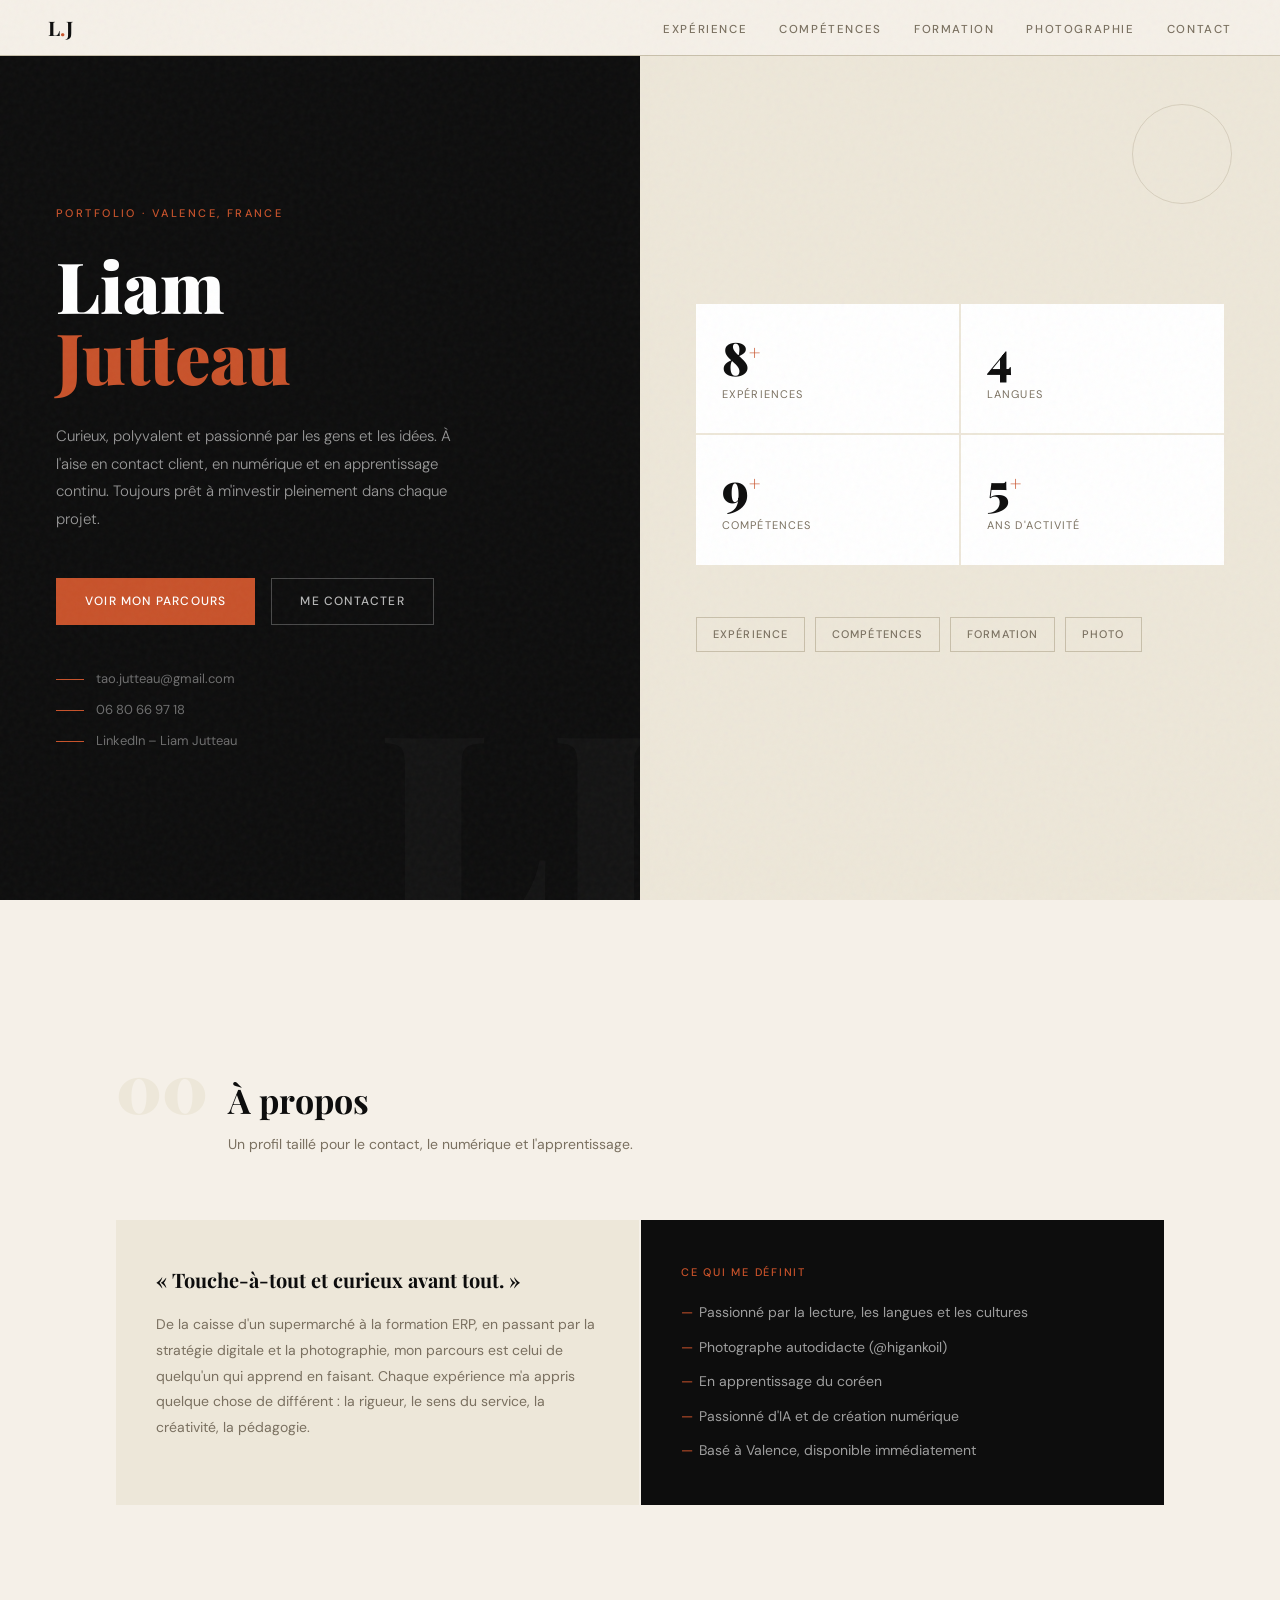
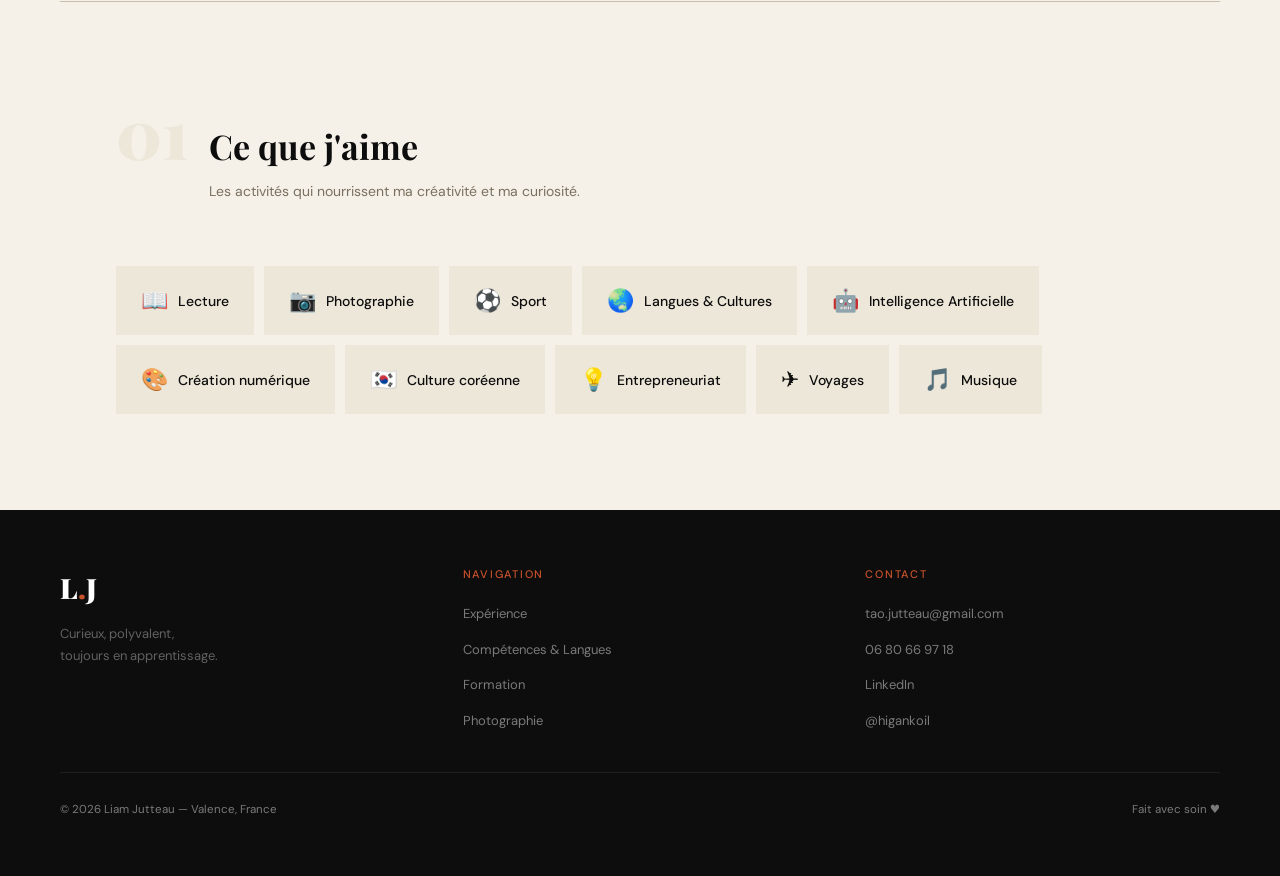
<file: index.html>
<!DOCTYPE html>
<html lang="fr">
<head>
  <meta charset="UTF-8" />
  <meta name="viewport" content="width=device-width, initial-scale=1.0" />
  <meta name="description" content="Portfolio de Liam Jutteau – Valence, France. Community Manager, Formateur, Photographe." />
  <title>Liam Jutteau – Portfolio</title>
  <link rel="icon" href="files/favicon.svg" type="image/svg+xml" />
  <link rel="stylesheet" href="css/styles.css" />
</head>
<body>

<!-- ══════════════════════ NAV ══════════════════════ -->
<nav class="nav">
  <a href="index.html" class="nav-logo">L<span>.</span>J</a>
  <ul class="nav-links" id="nav-menu">
    <li><a href="experience.html">Expérience</a></li>
    <li><a href="competences.html">Compétences</a></li>
    <li><a href="formation.html">Formation</a></li>
    <li><a href="photographie.html">Photographie</a></li>
    <li><a href="contact.html">Contact</a></li>
  </ul>
  <button class="nav-burger" aria-label="Menu">
    <span></span><span></span><span></span>
  </button>
</nav>

<!-- ══════════════════════ HERO ══════════════════════ -->
<section class="hero">

  <div class="hero-left">
    <p class="hero-tag">Portfolio · Valence, France</p>
    <h1 class="hero-name">Liam<span>Jutteau</span></h1>
    <p class="hero-desc">
      Curieux, polyvalent et passionné par les gens et les idées. À l'aise en contact client, en numérique et en apprentissage continu. Toujours prêt à m'investir pleinement dans chaque projet.
    </p>
    <div class="hero-cta">
      <a href="experience.html" class="btn btn-primary">Voir mon parcours</a>
      <a href="contact.html" class="btn btn-outline">Me contacter</a>
    </div>
    <div class="hero-contacts">
      <a href="mailto:tao.jutteau@gmail.com">tao.jutteau@gmail.com</a>
      <a href="tel:0680669718">06 80 66 97 18</a>
      <a href="https://www.linkedin.com/in/liam-jutteau" target="_blank" rel="noopener">LinkedIn – Liam Jutteau</a>
    </div>
  </div>

  <div class="hero-right">
    <div class="stat-grid">
      <div class="stat">
        <div class="stat-num">8<sup>+</sup></div>
        <div class="stat-label">Expériences</div>
      </div>
      <div class="stat">
        <div class="stat-num">4</div>
        <div class="stat-label">Langues</div>
      </div>
      <div class="stat">
        <div class="stat-num">9<sup>+</sup></div>
        <div class="stat-label">Compétences</div>
      </div>
      <div class="stat">
        <div class="stat-num">5<sup>+</sup></div>
        <div class="stat-label">Ans d'activité</div>
      </div>
    </div>
    <div class="hero-nav-hint">
      <a href="experience.html"     class="hero-pill">Expérience</a>
      <a href="competences.html"    class="hero-pill">Compétences</a>
      <a href="formation.html"      class="hero-pill">Formation</a>
      <a href="photographie.html"   class="hero-pill">Photo</a>
    </div>
  </div>

</section>

<!-- ══════════════════════ APERÇU RAPIDE ══════════════════════ -->
<div class="page-body">

  <!-- WHO AM I -->
  <section class="section" id="about">
    <div class="section-header reveal">
      <span class="section-num">00</span>
      <div>
        <h2 class="section-title">À propos</h2>
        <p class="section-sub">Un profil taillé pour le contact, le numérique et l'apprentissage.</p>
      </div>
    </div>

    <div style="display:grid;grid-template-columns:1fr 1fr;gap:2px;" class="reveal">
      <div style="background:var(--cream);padding:44px 40px;">
        <p style="font-family:var(--serif);font-size:20px;font-weight:700;margin-bottom:16px;color:var(--ink);">
          « Touche-à-tout et curieux avant tout. »
        </p>
        <p style="font-size:14px;color:var(--muted);line-height:1.85;">
          De la caisse d'un supermarché à la formation ERP, en passant par la stratégie digitale et la photographie, mon parcours est celui de quelqu'un qui apprend en faisant. Chaque expérience m'a appris quelque chose de différent : la rigueur, le sens du service, la créativité, la pédagogie.
        </p>
      </div>
      <div style="background:var(--ink);padding:44px 40px;">
        <p style="font-size:11px;letter-spacing:0.16em;text-transform:uppercase;color:var(--accent);margin-bottom:20px;font-weight:500;">Ce qui me définit</p>
        <ul style="list-style:none;display:flex;flex-direction:column;gap:12px;">
          <li style="font-size:14px;color:rgba(255,255,255,0.6);padding-left:18px;position:relative;">
            <span style="position:absolute;left:0;color:var(--accent);">—</span> Passionné par la lecture, les langues et les cultures
          </li>
          <li style="font-size:14px;color:rgba(255,255,255,0.6);padding-left:18px;position:relative;">
            <span style="position:absolute;left:0;color:var(--accent);">—</span> Photographe autodidacte (@higankoil)
          </li>
          <li style="font-size:14px;color:rgba(255,255,255,0.6);padding-left:18px;position:relative;">
            <span style="position:absolute;left:0;color:var(--accent);">—</span> En apprentissage du coréen
          </li>
          <li style="font-size:14px;color:rgba(255,255,255,0.6);padding-left:18px;position:relative;">
            <span style="position:absolute;left:0;color:var(--accent);">—</span> Passionné d'IA et de création numérique
          </li>
          <li style="font-size:14px;color:rgba(255,255,255,0.6);padding-left:18px;position:relative;">
            <span style="position:absolute;left:0;color:var(--accent);">—</span> Basé à Valence, disponible immédiatement
          </li>
        </ul>
      </div>
    </div>
  </section>

  <!-- PASSIONS -->
  <div class="divider"></div>
  <section class="section" id="passions">
    <div class="section-header reveal">
      <span class="section-num">01</span>
      <div>
        <h2 class="section-title">Ce que j'aime</h2>
        <p class="section-sub">Les activités qui nourrissent ma créativité et ma curiosité.</p>
      </div>
    </div>
    <div class="passions-flex">
      <div class="passion-pill reveal"><span class="icon">📖</span><span>Lecture</span></div>
      <div class="passion-pill reveal"><span class="icon">📷</span><span>Photographie</span></div>
      <div class="passion-pill reveal"><span class="icon">⚽</span><span>Sport</span></div>
      <div class="passion-pill reveal"><span class="icon">🌏</span><span>Langues &amp; Cultures</span></div>
      <div class="passion-pill reveal"><span class="icon">🤖</span><span>Intelligence Artificielle</span></div>
      <div class="passion-pill reveal"><span class="icon">🎨</span><span>Création numérique</span></div>
      <div class="passion-pill reveal"><span class="icon">🇰🇷</span><span>Culture coréenne</span></div>
      <div class="passion-pill reveal"><span class="icon">💡</span><span>Entrepreneuriat</span></div>
      <div class="passion-pill reveal"><span class="icon">✈️</span><span>Voyages</span></div>
      <div class="passion-pill reveal"><span class="icon">🎵</span><span>Musique</span></div>
    </div>
  </section>

</div>

<!-- ══════════════════════ FOOTER ══════════════════════ -->
<footer class="footer">
  <div class="footer-inner">
    <div>
      <div class="footer-logo">L<span>.</span>J</div>
      <p class="footer-tagline">Curieux, polyvalent,<br>toujours en apprentissage.</p>
    </div>
    <div>
      <p class="footer-heading">Navigation</p>
      <ul class="footer-links">
        <li><a href="experience.html">Expérience</a></li>
        <li><a href="competences.html">Compétences &amp; Langues</a></li>
        <li><a href="formation.html">Formation</a></li>
        <li><a href="photographie.html">Photographie</a></li>
      </ul>
    </div>
    <div>
      <p class="footer-heading">Contact</p>
      <ul class="footer-links">
        <li><a href="mailto:tao.jutteau@gmail.com">tao.jutteau@gmail.com</a></li>
        <li><a href="tel:0680669718">06 80 66 97 18</a></li>
        <li><a href="https://www.linkedin.com/in/liam-jutteau" target="_blank" rel="noopener">LinkedIn</a></li>
        <li><a href="https://instagram.com/higankoil" target="_blank" rel="noopener">@higankoil</a></li>
      </ul>
    </div>
  </div>
  <div class="footer-bottom">
    <span>© 2026 Liam Jutteau — Valence, France</span>
    <span>Fait avec soin ♥</span>
  </div>
</footer>

<script src="js/main.js"></script>
</body>
</html>
</file>
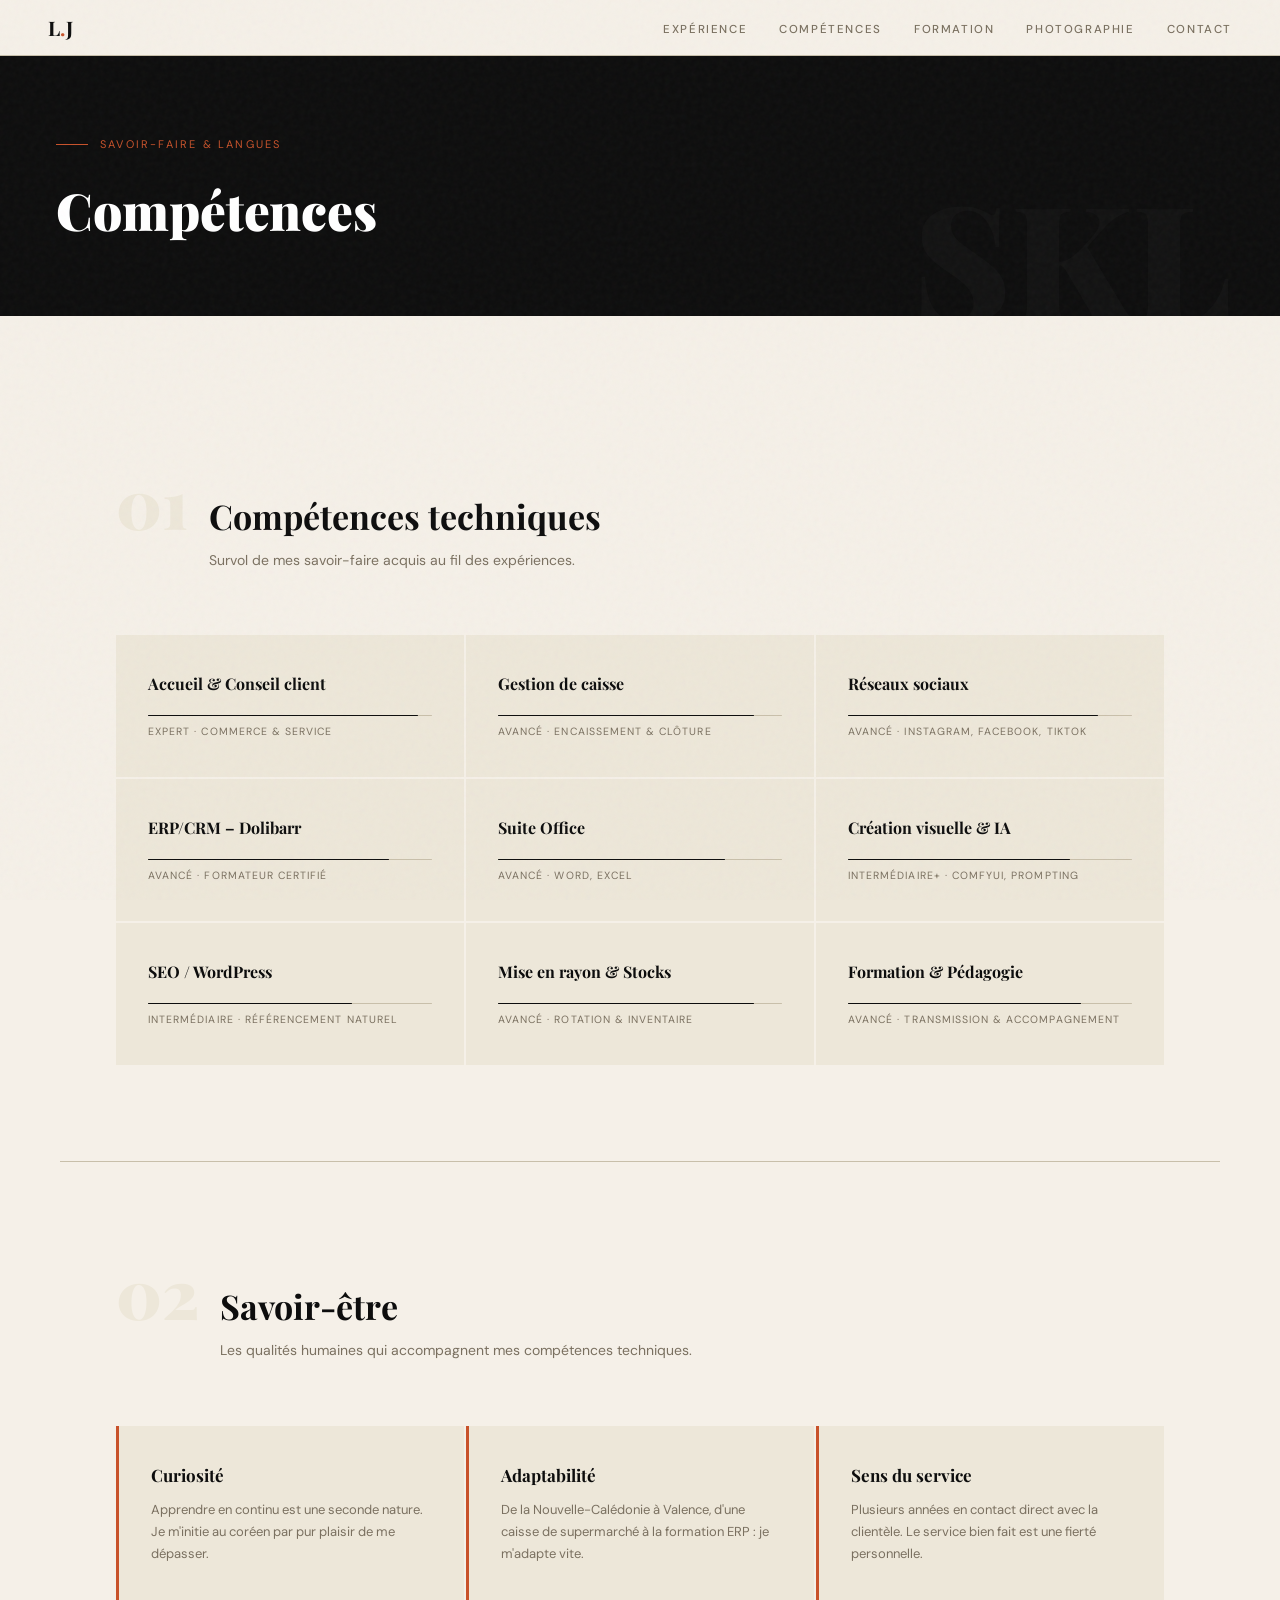
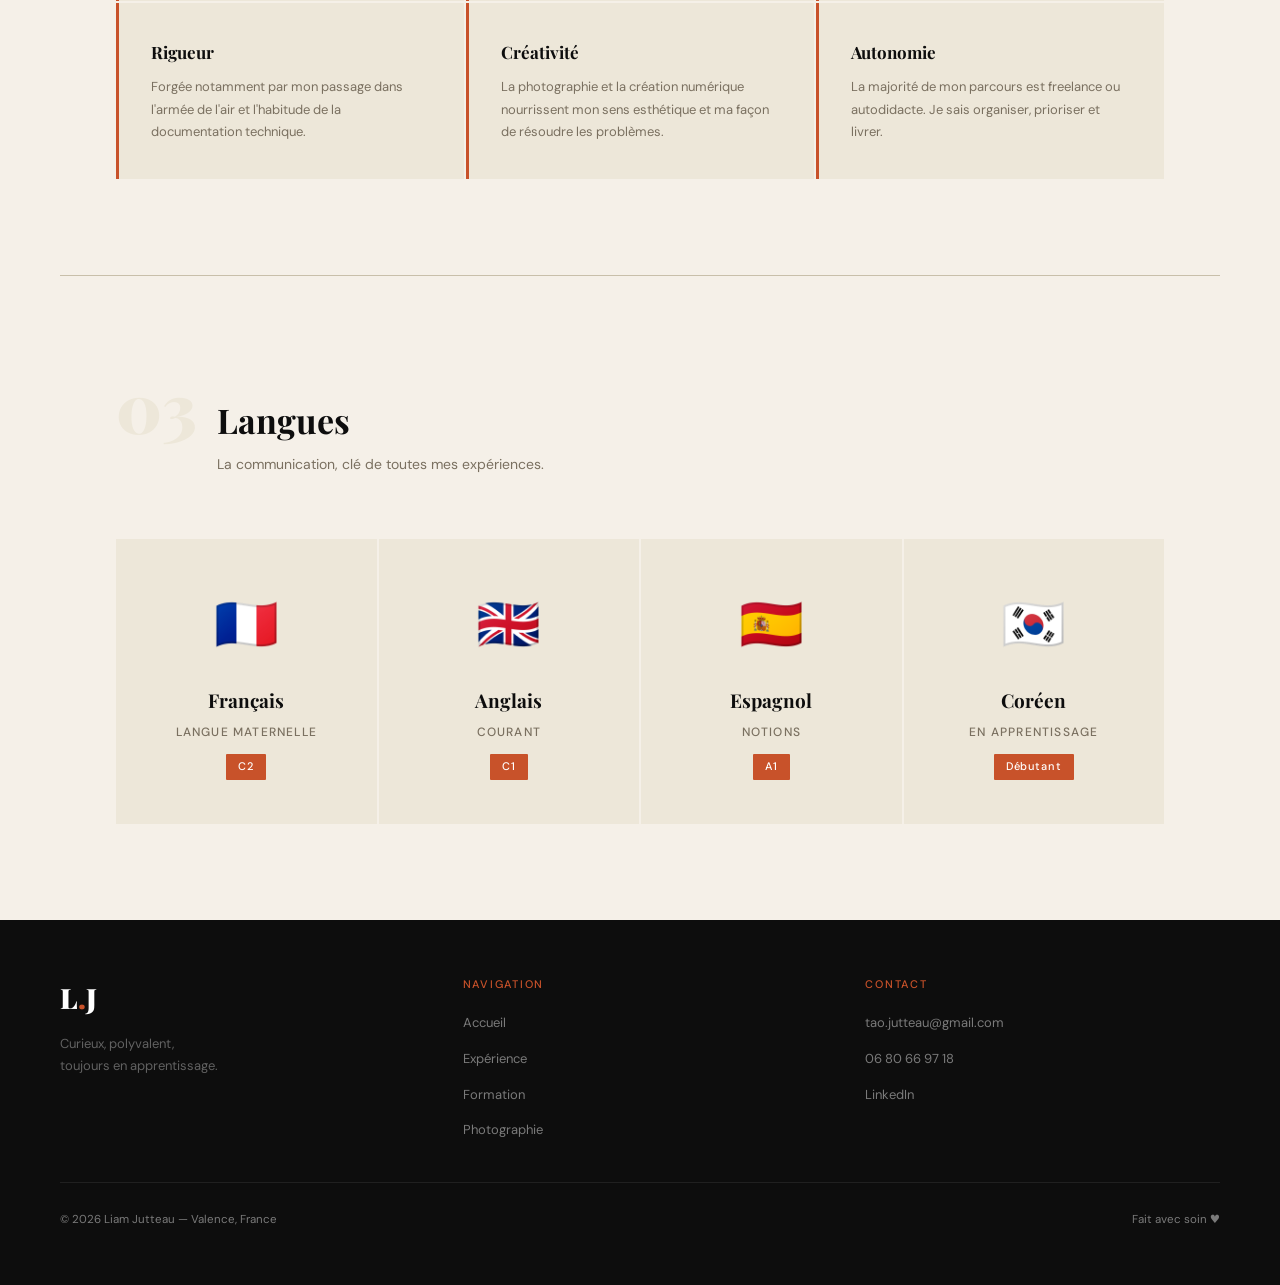
<file: competences.html>
<!DOCTYPE html>
<html lang="fr">
<head>
  <meta charset="UTF-8" />
  <meta name="viewport" content="width=device-width, initial-scale=1.0" />
  <title>Compétences – Liam Jutteau</title>
  <link rel="icon" href="files/favicon.svg" type="image/svg+xml" />
  <link rel="stylesheet" href="css/styles.css" />
</head>
<body>

<nav class="nav">
  <a href="index.html" class="nav-logo">L<span>.</span>J</a>
  <ul class="nav-links" id="nav-menu">
    <li><a href="experience.html">Expérience</a></li>
    <li><a href="competences.html" class="active">Compétences</a></li>
    <li><a href="formation.html">Formation</a></li>
    <li><a href="photographie.html">Photographie</a></li>
    <li><a href="contact.html">Contact</a></li>
  </ul>
  <button class="nav-burger" aria-label="Menu"><span></span><span></span><span></span></button>
</nav>

<header class="page-header" data-title="SKL">
  <p class="page-header-tag">Savoir-faire &amp; Langues</p>
  <h1>Compétences</h1>
</header>

<div class="page-body">

  <!-- ── COMPÉTENCES ── -->
  <section class="section" id="competences">
    <div class="section-header reveal">
      <span class="section-num">01</span>
      <div>
        <h2 class="section-title">Compétences techniques</h2>
        <p class="section-sub">Survol de mes savoir-faire acquis au fil des expériences.</p>
      </div>
    </div>
    <div class="skills-grid">

      <div class="skill-card reveal">
        <div class="skill-name">Accueil &amp; Conseil client</div>
        <div class="skill-bar"><div class="skill-bar-fill" style="width:95%"></div></div>
        <div class="skill-level">Expert · Commerce &amp; Service</div>
      </div>

      <div class="skill-card reveal">
        <div class="skill-name">Gestion de caisse</div>
        <div class="skill-bar"><div class="skill-bar-fill" style="width:90%"></div></div>
        <div class="skill-level">Avancé · Encaissement &amp; Clôture</div>
      </div>

      <div class="skill-card reveal">
        <div class="skill-name">Réseaux sociaux</div>
        <div class="skill-bar"><div class="skill-bar-fill" style="width:88%"></div></div>
        <div class="skill-level">Avancé · Instagram, Facebook, TikTok</div>
      </div>

      <div class="skill-card reveal">
        <div class="skill-name">ERP/CRM – Dolibarr</div>
        <div class="skill-bar"><div class="skill-bar-fill" style="width:85%"></div></div>
        <div class="skill-level">Avancé · Formateur certifié</div>
      </div>

      <div class="skill-card reveal">
        <div class="skill-name">Suite Office</div>
        <div class="skill-bar"><div class="skill-bar-fill" style="width:80%"></div></div>
        <div class="skill-level">Avancé · Word, Excel</div>
      </div>

      <div class="skill-card reveal">
        <div class="skill-name">Création visuelle &amp; IA</div>
        <div class="skill-bar"><div class="skill-bar-fill" style="width:78%"></div></div>
        <div class="skill-level">Intermédiaire+ · ComfyUI, Prompting</div>
      </div>

      <div class="skill-card reveal">
        <div class="skill-name">SEO / WordPress</div>
        <div class="skill-bar"><div class="skill-bar-fill" style="width:72%"></div></div>
        <div class="skill-level">Intermédiaire · Référencement naturel</div>
      </div>

      <div class="skill-card reveal">
        <div class="skill-name">Mise en rayon &amp; Stocks</div>
        <div class="skill-bar"><div class="skill-bar-fill" style="width:90%"></div></div>
        <div class="skill-level">Avancé · Rotation &amp; Inventaire</div>
      </div>

      <div class="skill-card reveal">
        <div class="skill-name">Formation &amp; Pédagogie</div>
        <div class="skill-bar"><div class="skill-bar-fill" style="width:82%"></div></div>
        <div class="skill-level">Avancé · Transmission &amp; Accompagnement</div>
      </div>

    </div>
  </section>

  <div class="divider"></div>

  <!-- ── SOFT SKILLS ── -->
  <section class="section" id="softskills">
    <div class="section-header reveal">
      <span class="section-num">02</span>
      <div>
        <h2 class="section-title">Savoir-être</h2>
        <p class="section-sub">Les qualités humaines qui accompagnent mes compétences techniques.</p>
      </div>
    </div>
    <div style="display:grid;grid-template-columns:repeat(3,1fr);gap:2px;" class="reveal">

      <div style="background:var(--cream);padding:36px 32px;border-left:3px solid var(--accent);">
        <p style="font-family:var(--serif);font-size:17px;font-weight:700;margin-bottom:10px;">Curiosité</p>
        <p style="font-size:13px;color:var(--muted);line-height:1.7;">Apprendre en continu est une seconde nature. Je m'initie au coréen par pur plaisir de me dépasser.</p>
      </div>

      <div style="background:var(--cream);padding:36px 32px;border-left:3px solid var(--accent);">
        <p style="font-family:var(--serif);font-size:17px;font-weight:700;margin-bottom:10px;">Adaptabilité</p>
        <p style="font-size:13px;color:var(--muted);line-height:1.7;">De la Nouvelle-Calédonie à Valence, d'une caisse de supermarché à la formation ERP : je m'adapte vite.</p>
      </div>

      <div style="background:var(--cream);padding:36px 32px;border-left:3px solid var(--accent);">
        <p style="font-family:var(--serif);font-size:17px;font-weight:700;margin-bottom:10px;">Sens du service</p>
        <p style="font-size:13px;color:var(--muted);line-height:1.7;">Plusieurs années en contact direct avec la clientèle. Le service bien fait est une fierté personnelle.</p>
      </div>

      <div style="background:var(--cream);padding:36px 32px;border-left:3px solid var(--accent);">
        <p style="font-family:var(--serif);font-size:17px;font-weight:700;margin-bottom:10px;">Rigueur</p>
        <p style="font-size:13px;color:var(--muted);line-height:1.7;">Forgée notamment par mon passage dans l'armée de l'air et l'habitude de la documentation technique.</p>
      </div>

      <div style="background:var(--cream);padding:36px 32px;border-left:3px solid var(--accent);">
        <p style="font-family:var(--serif);font-size:17px;font-weight:700;margin-bottom:10px;">Créativité</p>
        <p style="font-size:13px;color:var(--muted);line-height:1.7;">La photographie et la création numérique nourrissent mon sens esthétique et ma façon de résoudre les problèmes.</p>
      </div>

      <div style="background:var(--cream);padding:36px 32px;border-left:3px solid var(--accent);">
        <p style="font-family:var(--serif);font-size:17px;font-weight:700;margin-bottom:10px;">Autonomie</p>
        <p style="font-size:13px;color:var(--muted);line-height:1.7;">La majorité de mon parcours est freelance ou autodidacte. Je sais organiser, prioriser et livrer.</p>
      </div>

    </div>
  </section>

  <div class="divider"></div>

  <!-- ── LANGUES ── -->
  <section class="section" id="langues">
    <div class="section-header reveal">
      <span class="section-num">03</span>
      <div>
        <h2 class="section-title">Langues</h2>
        <p class="section-sub">La communication, clé de toutes mes expériences.</p>
      </div>
    </div>
    <div class="lang-grid">

      <div class="lang-card reveal">
        <span class="lang-flag">🇫🇷</span>
        <div class="lang-name">Français</div>
        <div class="lang-level">Langue maternelle</div>
        <span class="lang-badge">C2</span>
      </div>

      <div class="lang-card reveal">
        <span class="lang-flag">🇬🇧</span>
        <div class="lang-name">Anglais</div>
        <div class="lang-level">Courant</div>
        <span class="lang-badge">C1</span>
      </div>

      <div class="lang-card reveal">
        <span class="lang-flag">🇪🇸</span>
        <div class="lang-name">Espagnol</div>
        <div class="lang-level">Notions</div>
        <span class="lang-badge">A1</span>
      </div>

      <div class="lang-card reveal">
        <span class="lang-flag">🇰🇷</span>
        <div class="lang-name">Coréen</div>
        <div class="lang-level">En apprentissage</div>
        <span class="lang-badge">Débutant</span>
      </div>

    </div>
  </section>

</div>

<footer class="footer">
  <div class="footer-inner">
    <div>
      <div class="footer-logo">L<span>.</span>J</div>
      <p class="footer-tagline">Curieux, polyvalent,<br>toujours en apprentissage.</p>
    </div>
    <div>
      <p class="footer-heading">Navigation</p>
      <ul class="footer-links">
        <li><a href="index.html">Accueil</a></li>
        <li><a href="experience.html">Expérience</a></li>
        <li><a href="formation.html">Formation</a></li>
        <li><a href="photographie.html">Photographie</a></li>
      </ul>
    </div>
    <div>
      <p class="footer-heading">Contact</p>
      <ul class="footer-links">
        <li><a href="mailto:tao.jutteau@gmail.com">tao.jutteau@gmail.com</a></li>
        <li><a href="tel:0680669718">06 80 66 97 18</a></li>
        <li><a href="https://www.linkedin.com/in/liam-jutteau" target="_blank" rel="noopener">LinkedIn</a></li>
      </ul>
    </div>
  </div>
  <div class="footer-bottom">
    <span>© 2026 Liam Jutteau — Valence, France</span>
    <span>Fait avec soin ♥</span>
  </div>
</footer>

<script src="js/main.js"></script>
</body>
</html>
</file>
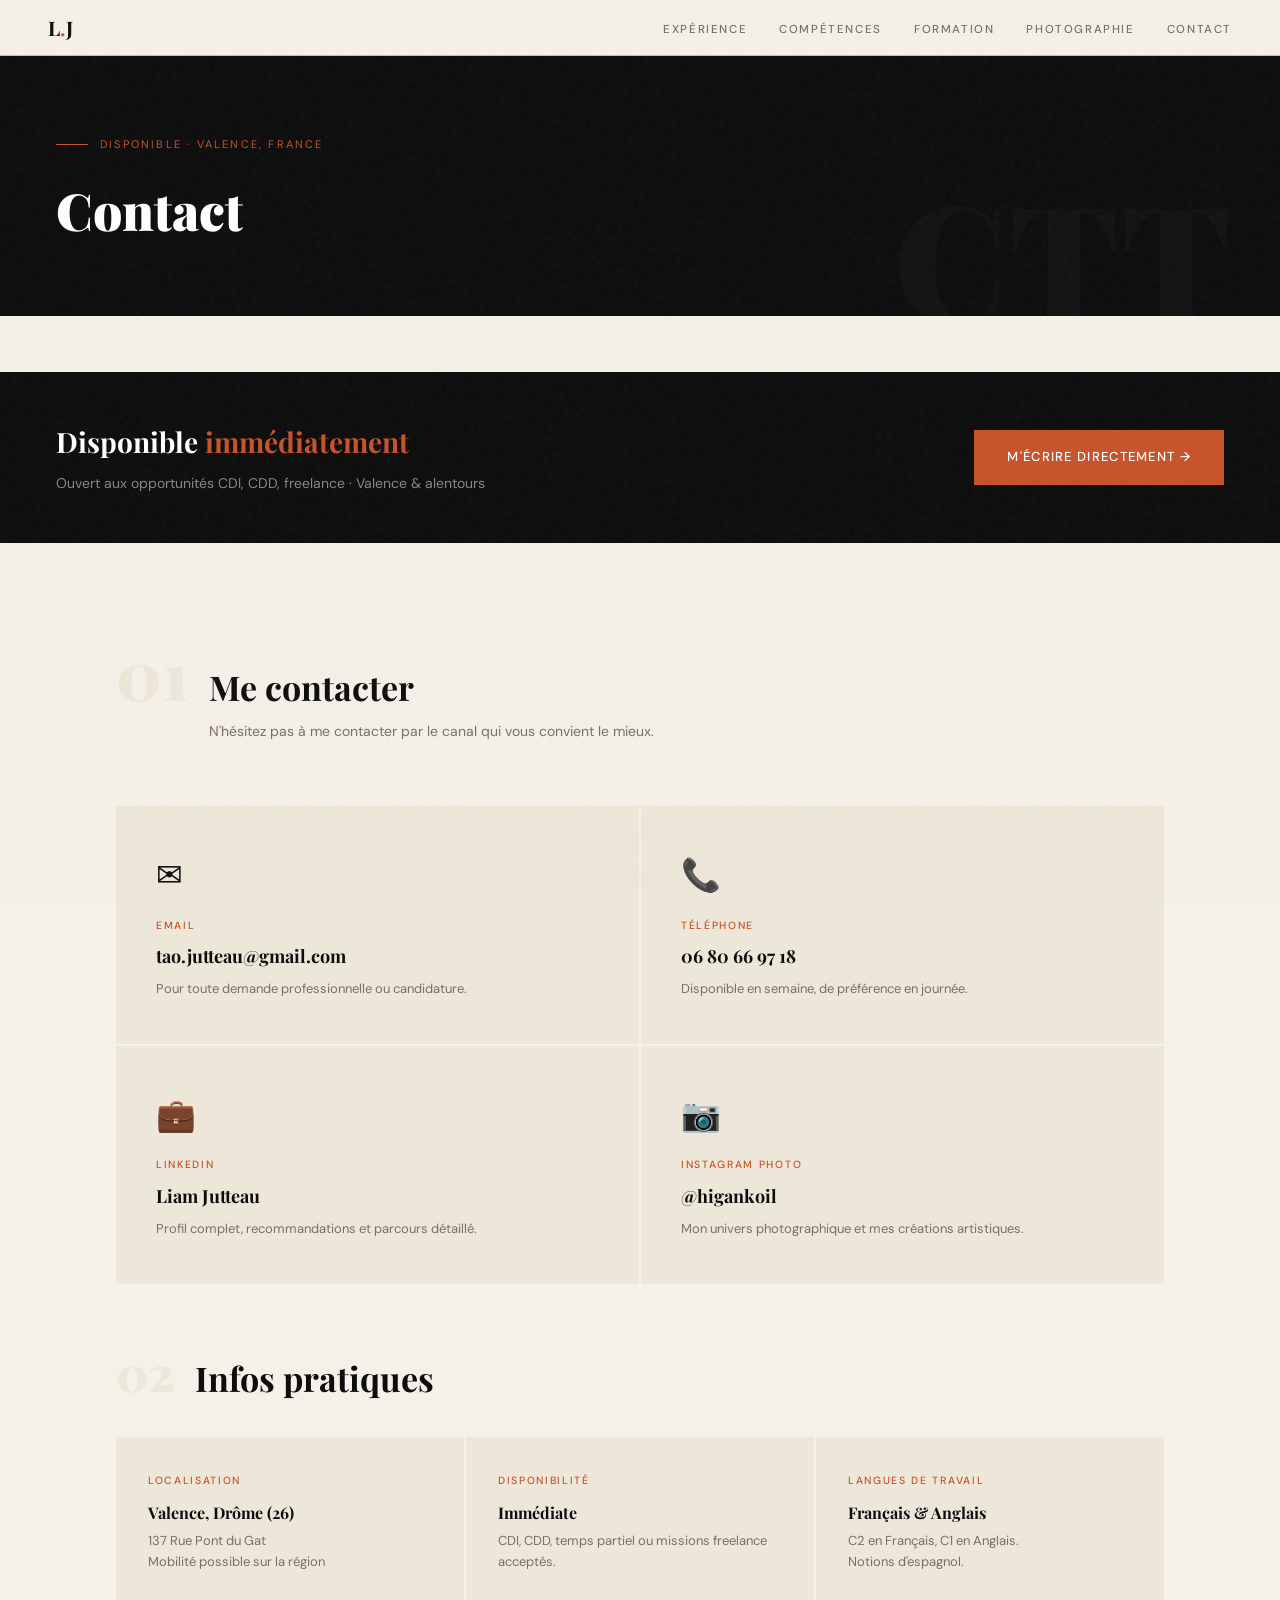
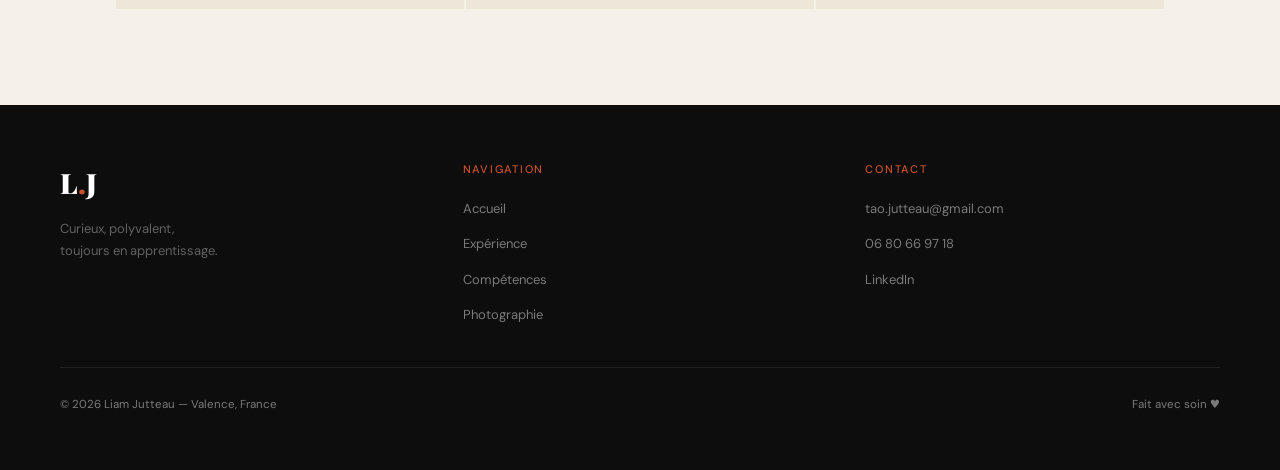
<file: contact.html>
<!DOCTYPE html>
<html lang="fr">
<head>
  <meta charset="UTF-8" />
  <meta name="viewport" content="width=device-width, initial-scale=1.0" />
  <title>Contact – Liam Jutteau</title>
  <link rel="icon" href="files/favicon.svg" type="image/svg+xml" />
  <link rel="stylesheet" href="css/styles.css" />
  <style>
    .contact-grid {
      display: grid;
      grid-template-columns: 1fr 1fr;
      gap: 2px;
      margin-bottom: 64px;
    }
    .contact-card {
      background: var(--cream);
      padding: 44px 40px;
      transition: background 0.3s;
    }
    .contact-card:hover { background: var(--white); }
    .contact-card a {
      display: block;
      text-decoration: none;
      color: inherit;
    }
    .contact-icon {
      font-size: 32px;
      margin-bottom: 16px;
    }
    .contact-label {
      font-size: 10.5px;
      font-weight: 500;
      letter-spacing: 0.16em;
      text-transform: uppercase;
      color: var(--accent);
      margin-bottom: 8px;
    }
    .contact-value {
      font-family: var(--serif);
      font-size: 18px;
      font-weight: 700;
      color: var(--ink);
      margin-bottom: 8px;
    }
    .contact-desc {
      font-size: 13px;
      color: var(--muted);
    }
    .contact-card:hover .contact-value { color: var(--accent); }

    .avail-banner {
      background: var(--ink);
      padding: 48px 56px;
      display: flex;
      align-items: center;
      justify-content: space-between;
      gap: 32px;
      flex-wrap: wrap;
    }
    .avail-text {
      font-family: var(--serif);
      font-size: 28px;
      font-weight: 700;
      color: var(--white);
    }
    .avail-text span { color: var(--accent); }
    .avail-sub {
      font-size: 14px;
      color: rgba(255,255,255,0.5);
      margin-top: 8px;
    }
    @media (max-width: 700px) {
      .contact-grid { grid-template-columns: 1fr; }
      .avail-banner { padding: 36px 24px; }
    }
  </style>
</head>
<body>

<nav class="nav">
  <a href="index.html" class="nav-logo">L<span>.</span>J</a>
  <ul class="nav-links" id="nav-menu">
    <li><a href="experience.html">Expérience</a></li>
    <li><a href="competences.html">Compétences</a></li>
    <li><a href="formation.html">Formation</a></li>
    <li><a href="photographie.html">Photographie</a></li>
    <li><a href="contact.html" class="active">Contact</a></li>
  </ul>
  <button class="nav-burger" aria-label="Menu"><span></span><span></span><span></span></button>
</nav>

<header class="page-header" data-title="CTT">
  <p class="page-header-tag">Disponible · Valence, France</p>
  <h1>Contact</h1>
</header>

<div class="page-body">

  <!-- Disponibilité -->
  <div class="avail-banner">
    <div>
      <p class="avail-text">Disponible <span>immédiatement</span></p>
      <p class="avail-sub">Ouvert aux opportunités CDI, CDD, freelance · Valence &amp; alentours</p>
    </div>
    <a href="mailto:tao.jutteau@gmail.com" class="btn btn-primary" style="font-size:13px;padding:16px 32px;">
      M'écrire directement →
    </a>
  </div>

  <section class="section" id="contact">

    <div class="section-header reveal">
      <span class="section-num">01</span>
      <div>
        <h2 class="section-title">Me contacter</h2>
        <p class="section-sub">N'hésitez pas à me contacter par le canal qui vous convient le mieux.</p>
      </div>
    </div>

    <div class="contact-grid">

      <div class="contact-card reveal">
        <a href="mailto:tao.jutteau@gmail.com">
          <div class="contact-icon">✉️</div>
          <p class="contact-label">Email</p>
          <p class="contact-value">tao.jutteau@gmail.com</p>
          <p class="contact-desc">Pour toute demande professionnelle ou candidature.</p>
        </a>
      </div>

      <div class="contact-card reveal">
        <a href="tel:0680669718">
          <div class="contact-icon">📞</div>
          <p class="contact-label">Téléphone</p>
          <p class="contact-value">06 80 66 97 18</p>
          <p class="contact-desc">Disponible en semaine, de préférence en journée.</p>
        </a>
      </div>

      <div class="contact-card reveal">
        <a href="https://www.linkedin.com/in/liam-jutteau" target="_blank" rel="noopener">
          <div class="contact-icon">💼</div>
          <p class="contact-label">LinkedIn</p>
          <p class="contact-value">Liam Jutteau</p>
          <p class="contact-desc">Profil complet, recommandations et parcours détaillé.</p>
        </a>
      </div>

      <div class="contact-card reveal">
        <a href="https://instagram.com/higankoil" target="_blank" rel="noopener">
          <div class="contact-icon">📷</div>
          <p class="contact-label">Instagram Photo</p>
          <p class="contact-value">@higankoil</p>
          <p class="contact-desc">Mon univers photographique et mes créations artistiques.</p>
        </a>
      </div>

    </div>

    <!-- Infos pratiques -->
    <div class="section-header reveal" style="margin-bottom:32px;margin-top:40px;">
      <span class="section-num" style="font-size:48px;">02</span>
      <div>
        <h2 class="section-title">Infos pratiques</h2>
      </div>
    </div>

    <div style="display:grid;grid-template-columns:repeat(3,1fr);gap:2px;" class="reveal">
      <div style="background:var(--cream);padding:36px 32px;">
        <p style="font-size:10.5px;letter-spacing:0.16em;text-transform:uppercase;color:var(--accent);font-weight:500;margin-bottom:10px;">Localisation</p>
        <p style="font-family:var(--serif);font-size:16px;font-weight:700;margin-bottom:6px;">Valence, Drôme (26)</p>
        <p style="font-size:13px;color:var(--muted);">137 Rue Pont du Gat<br>Mobilité possible sur la région</p>
      </div>
      <div style="background:var(--cream);padding:36px 32px;">
        <p style="font-size:10.5px;letter-spacing:0.16em;text-transform:uppercase;color:var(--accent);font-weight:500;margin-bottom:10px;">Disponibilité</p>
        <p style="font-family:var(--serif);font-size:16px;font-weight:700;margin-bottom:6px;">Immédiate</p>
        <p style="font-size:13px;color:var(--muted);">CDI, CDD, temps partiel ou missions freelance acceptés.</p>
      </div>
      <div style="background:var(--cream);padding:36px 32px;">
        <p style="font-size:10.5px;letter-spacing:0.16em;text-transform:uppercase;color:var(--accent);font-weight:500;margin-bottom:10px;">Langues de travail</p>
        <p style="font-family:var(--serif);font-size:16px;font-weight:700;margin-bottom:6px;">Français &amp; Anglais</p>
        <p style="font-size:13px;color:var(--muted);">C2 en Français, C1 en Anglais.<br>Notions d'espagnol.</p>
      </div>
    </div>

  </section>
</div>

<footer class="footer">
  <div class="footer-inner">
    <div>
      <div class="footer-logo">L<span>.</span>J</div>
      <p class="footer-tagline">Curieux, polyvalent,<br>toujours en apprentissage.</p>
    </div>
    <div>
      <p class="footer-heading">Navigation</p>
      <ul class="footer-links">
        <li><a href="index.html">Accueil</a></li>
        <li><a href="experience.html">Expérience</a></li>
        <li><a href="competences.html">Compétences</a></li>
        <li><a href="photographie.html">Photographie</a></li>
      </ul>
    </div>
    <div>
      <p class="footer-heading">Contact</p>
      <ul class="footer-links">
        <li><a href="mailto:tao.jutteau@gmail.com">tao.jutteau@gmail.com</a></li>
        <li><a href="tel:0680669718">06 80 66 97 18</a></li>
        <li><a href="https://www.linkedin.com/in/liam-jutteau" target="_blank" rel="noopener">LinkedIn</a></li>
      </ul>
    </div>
  </div>
  <div class="footer-bottom">
    <span>© 2026 Liam Jutteau — Valence, France</span>
    <span>Fait avec soin ♥</span>
  </div>
</footer>

<script src="js/main.js"></script>
</body>
</html>
</file>
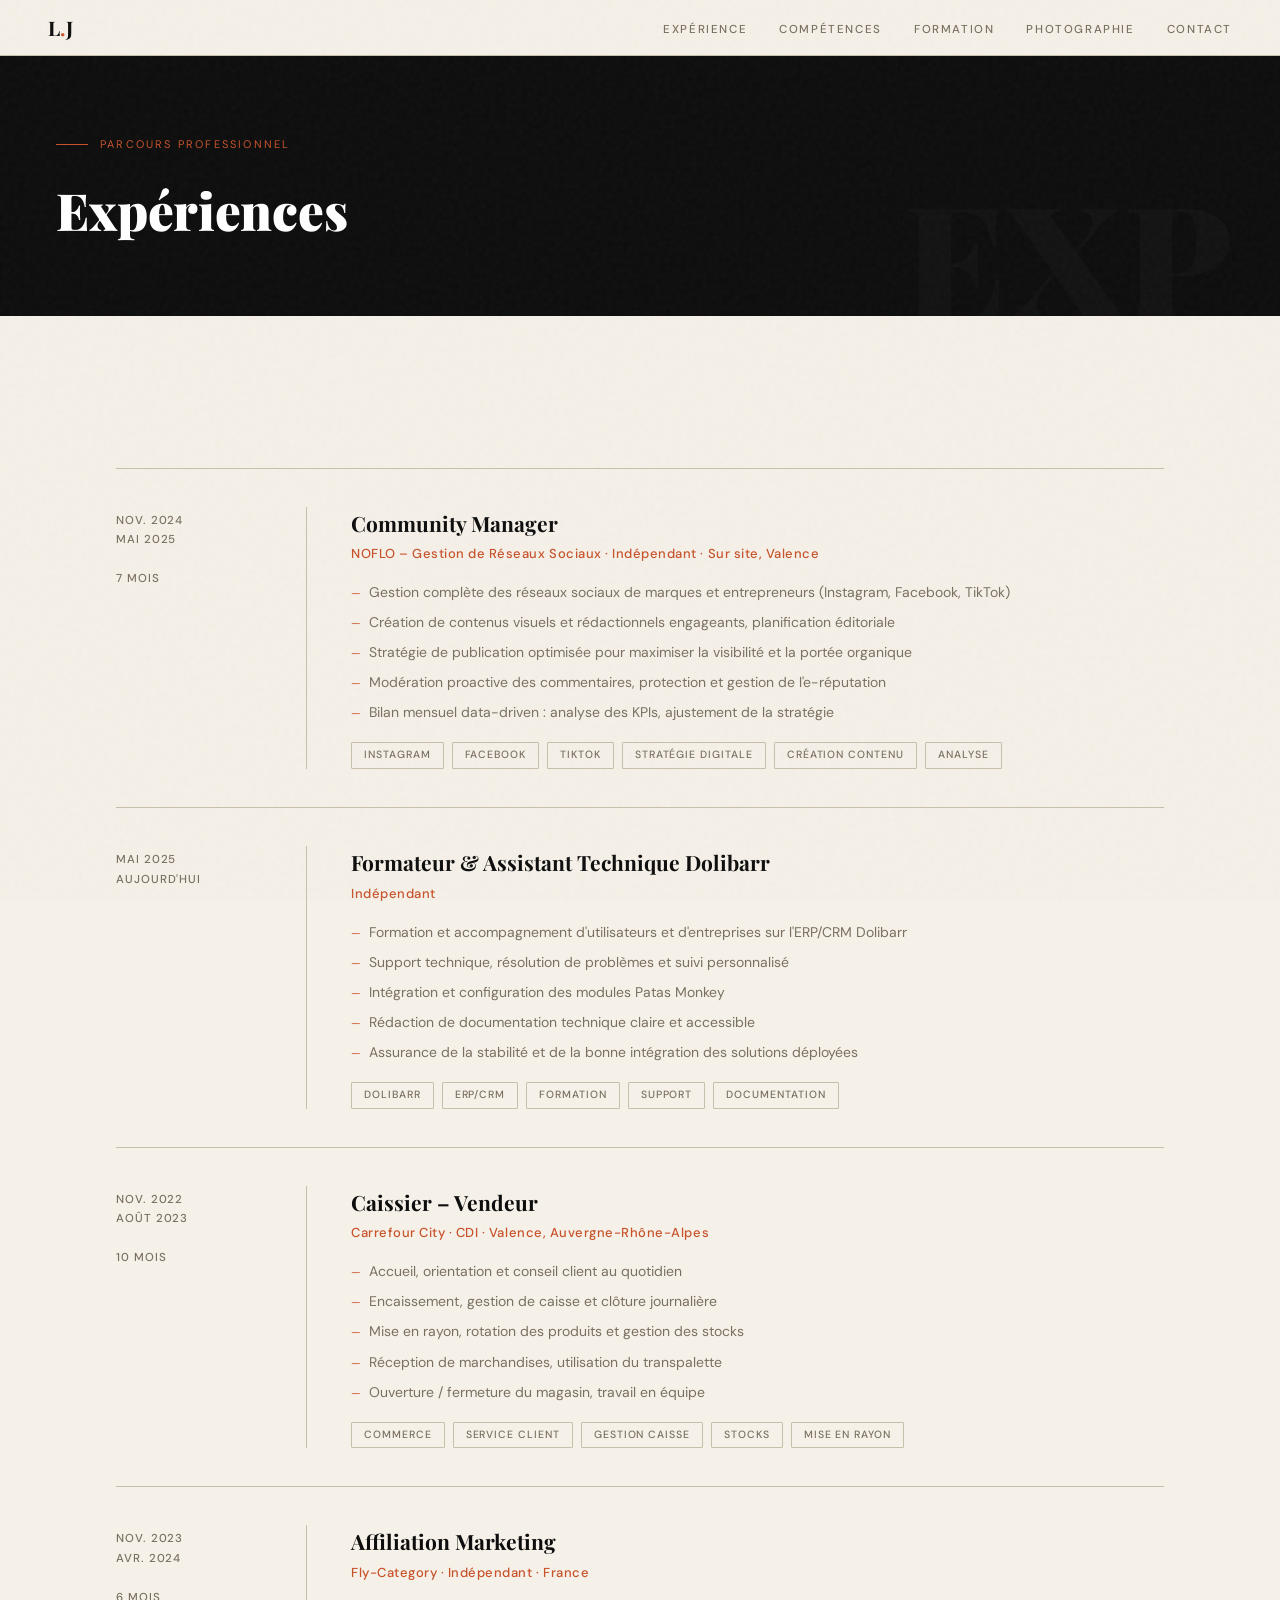
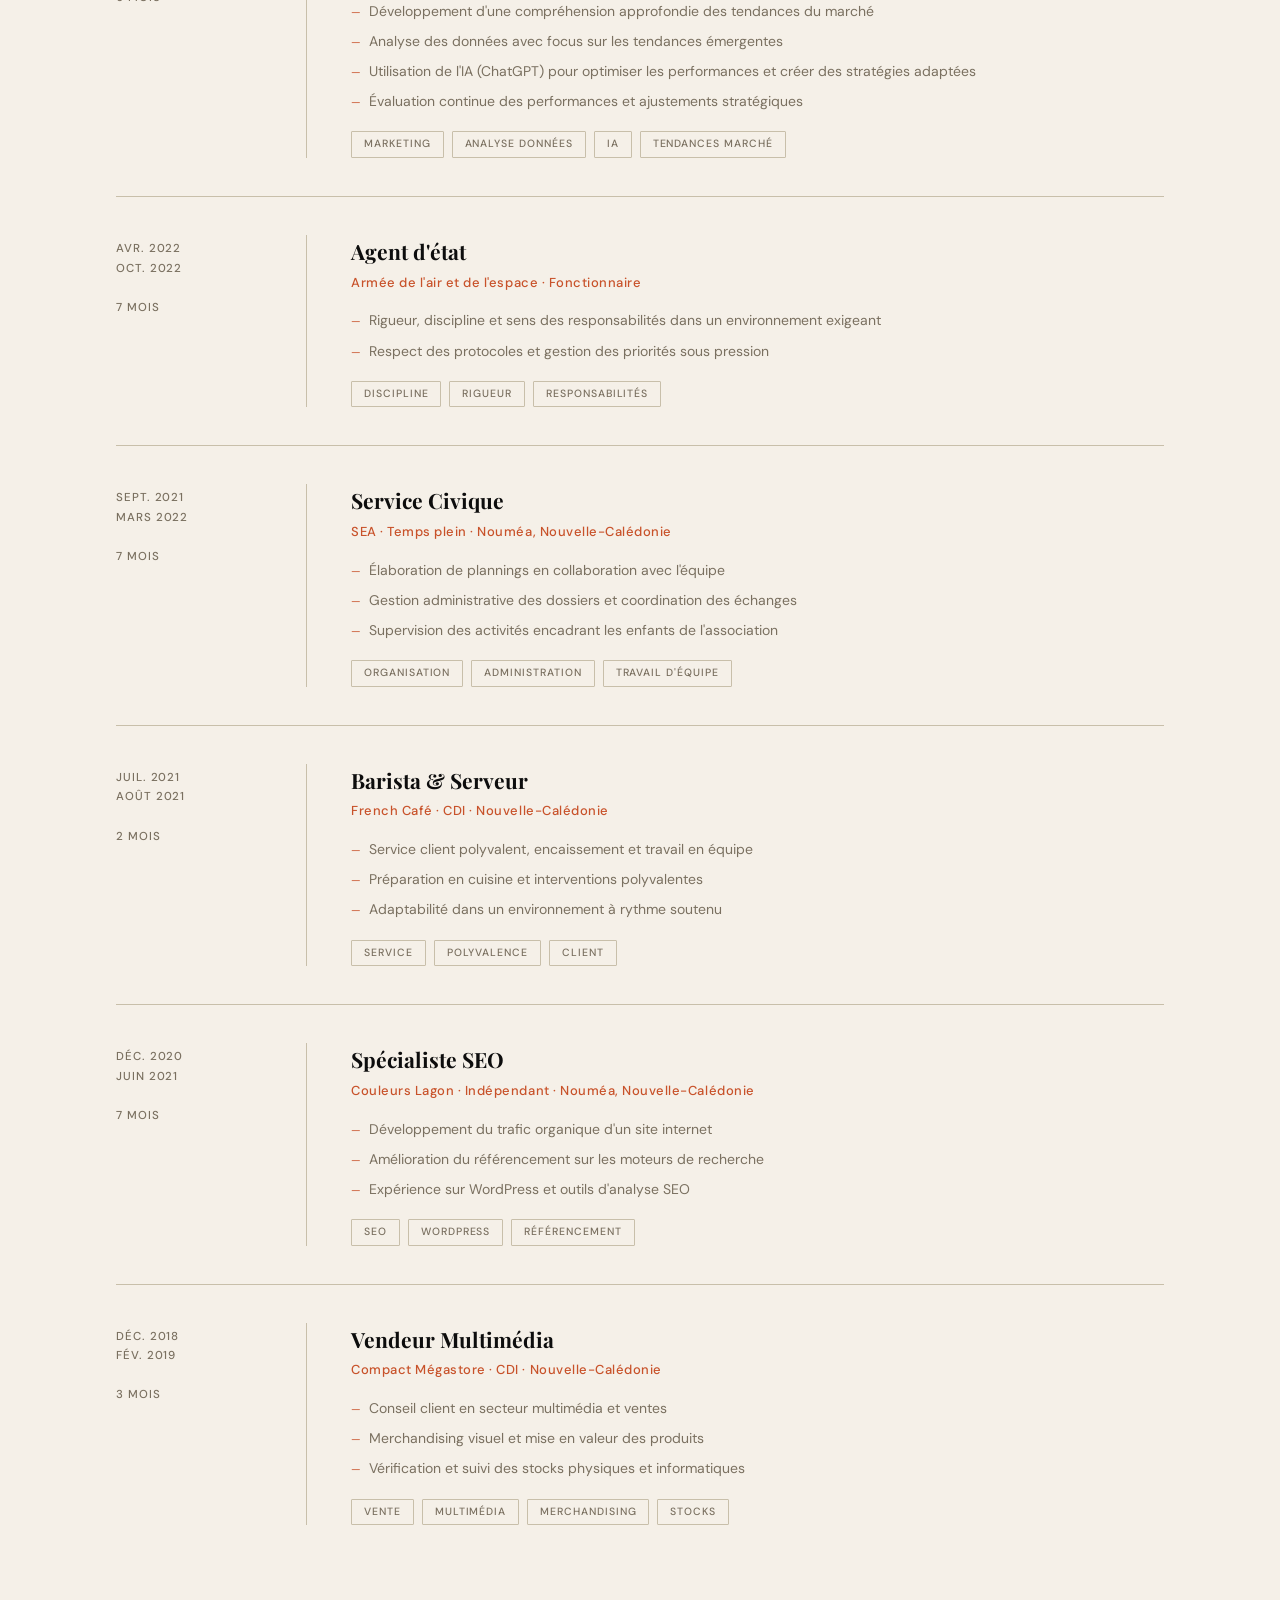
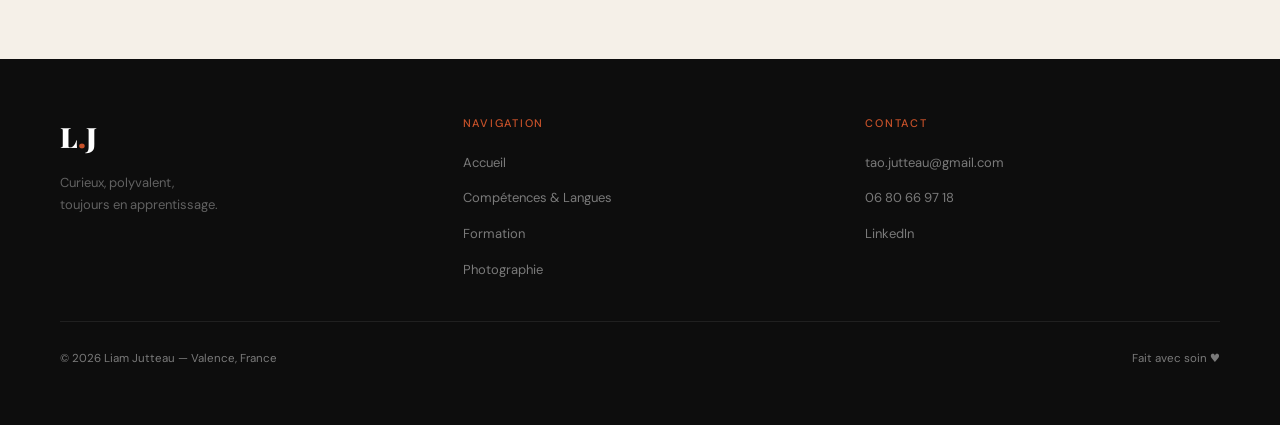
<file: experience.html>
<!DOCTYPE html>
<html lang="fr">
<head>
  <meta charset="UTF-8" />
  <meta name="viewport" content="width=device-width, initial-scale=1.0" />
  <title>Expérience – Liam Jutteau</title>
  <link rel="icon" href="files/favicon.svg" type="image/svg+xml" />
  <link rel="stylesheet" href="css/styles.css" />
</head>
<body>

<nav class="nav">
  <a href="index.html" class="nav-logo">L<span>.</span>J</a>
  <ul class="nav-links" id="nav-menu">
    <li><a href="experience.html" class="active">Expérience</a></li>
    <li><a href="competences.html">Compétences</a></li>
    <li><a href="formation.html">Formation</a></li>
    <li><a href="photographie.html">Photographie</a></li>
    <li><a href="contact.html">Contact</a></li>
  </ul>
  <button class="nav-burger" aria-label="Menu"><span></span><span></span><span></span></button>
</nav>

<header class="page-header" data-title="EXP">
  <p class="page-header-tag">Parcours professionnel</p>
  <h1>Expériences</h1>
</header>

<div class="page-body">
<section class="section" id="experiences">

  <div class="exp-list">

    <!-- Community Manager -->
    <div class="exp-item reveal">
      <div class="exp-period">Nov. 2024<br>Mai 2025<br><br>7 mois</div>
      <div class="exp-content">
        <div class="exp-role">Community Manager</div>
        <div class="exp-company">NOFLO – Gestion de Réseaux Sociaux · Indépendant · Sur site, Valence</div>
        <ul class="exp-bullets">
          <li>Gestion complète des réseaux sociaux de marques et entrepreneurs (Instagram, Facebook, TikTok)</li>
          <li>Création de contenus visuels et rédactionnels engageants, planification éditoriale</li>
          <li>Stratégie de publication optimisée pour maximiser la visibilité et la portée organique</li>
          <li>Modération proactive des commentaires, protection et gestion de l'e-réputation</li>
          <li>Bilan mensuel data-driven : analyse des KPIs, ajustement de la stratégie</li>
        </ul>
        <div class="exp-tags">
          <span class="tag">Instagram</span>
          <span class="tag">Facebook</span>
          <span class="tag">TikTok</span>
          <span class="tag">Stratégie digitale</span>
          <span class="tag">Création contenu</span>
          <span class="tag">Analyse</span>
        </div>
      </div>
    </div>

    <!-- Formateur Dolibarr -->
    <div class="exp-item reveal">
      <div class="exp-period">Mai 2025<br>Aujourd'hui</div>
      <div class="exp-content">
        <div class="exp-role">Formateur &amp; Assistant Technique Dolibarr</div>
        <div class="exp-company">Indépendant</div>
        <ul class="exp-bullets">
          <li>Formation et accompagnement d'utilisateurs et d'entreprises sur l'ERP/CRM Dolibarr</li>
          <li>Support technique, résolution de problèmes et suivi personnalisé</li>
          <li>Intégration et configuration des modules Patas Monkey</li>
          <li>Rédaction de documentation technique claire et accessible</li>
          <li>Assurance de la stabilité et de la bonne intégration des solutions déployées</li>
        </ul>
        <div class="exp-tags">
          <span class="tag">Dolibarr</span>
          <span class="tag">ERP/CRM</span>
          <span class="tag">Formation</span>
          <span class="tag">Support</span>
          <span class="tag">Documentation</span>
        </div>
      </div>
    </div>

    <!-- Caissier -->
    <div class="exp-item reveal">
      <div class="exp-period">Nov. 2022<br>Août 2023<br><br>10 mois</div>
      <div class="exp-content">
        <div class="exp-role">Caissier – Vendeur</div>
        <div class="exp-company">Carrefour City · CDI · Valence, Auvergne-Rhône-Alpes</div>
        <ul class="exp-bullets">
          <li>Accueil, orientation et conseil client au quotidien</li>
          <li>Encaissement, gestion de caisse et clôture journalière</li>
          <li>Mise en rayon, rotation des produits et gestion des stocks</li>
          <li>Réception de marchandises, utilisation du transpalette</li>
          <li>Ouverture / fermeture du magasin, travail en équipe</li>
        </ul>
        <div class="exp-tags">
          <span class="tag">Commerce</span>
          <span class="tag">Service client</span>
          <span class="tag">Gestion caisse</span>
          <span class="tag">Stocks</span>
          <span class="tag">Mise en rayon</span>
        </div>
      </div>
    </div>

    <!-- Affiliation Marketing -->
    <div class="exp-item reveal">
      <div class="exp-period">Nov. 2023<br>Avr. 2024<br><br>6 mois</div>
      <div class="exp-content">
        <div class="exp-role">Affiliation Marketing</div>
        <div class="exp-company">Fly-Category · Indépendant · France</div>
        <ul class="exp-bullets">
          <li>Développement d'une compréhension approfondie des tendances du marché</li>
          <li>Analyse des données avec focus sur les tendances émergentes</li>
          <li>Utilisation de l'IA (ChatGPT) pour optimiser les performances et créer des stratégies adaptées</li>
          <li>Évaluation continue des performances et ajustements stratégiques</li>
        </ul>
        <div class="exp-tags">
          <span class="tag">Marketing</span>
          <span class="tag">Analyse données</span>
          <span class="tag">IA</span>
          <span class="tag">Tendances marché</span>
        </div>
      </div>
    </div>

    <!-- Agent d'état -->
    <div class="exp-item reveal">
      <div class="exp-period">Avr. 2022<br>Oct. 2022<br><br>7 mois</div>
      <div class="exp-content">
        <div class="exp-role">Agent d'état</div>
        <div class="exp-company">Armée de l'air et de l'espace · Fonctionnaire</div>
        <ul class="exp-bullets">
          <li>Rigueur, discipline et sens des responsabilités dans un environnement exigeant</li>
          <li>Respect des protocoles et gestion des priorités sous pression</li>
        </ul>
        <div class="exp-tags">
          <span class="tag">Discipline</span>
          <span class="tag">Rigueur</span>
          <span class="tag">Responsabilités</span>
        </div>
      </div>
    </div>

    <!-- Service Civique -->
    <div class="exp-item reveal">
      <div class="exp-period">Sept. 2021<br>Mars 2022<br><br>7 mois</div>
      <div class="exp-content">
        <div class="exp-role">Service Civique</div>
        <div class="exp-company">SEA · Temps plein · Nouméa, Nouvelle-Calédonie</div>
        <ul class="exp-bullets">
          <li>Élaboration de plannings en collaboration avec l'équipe</li>
          <li>Gestion administrative des dossiers et coordination des échanges</li>
          <li>Supervision des activités encadrant les enfants de l'association</li>
        </ul>
        <div class="exp-tags">
          <span class="tag">Organisation</span>
          <span class="tag">Administration</span>
          <span class="tag">Travail d'équipe</span>
        </div>
      </div>
    </div>

    <!-- Barista -->
    <div class="exp-item reveal">
      <div class="exp-period">Juil. 2021<br>Août 2021<br><br>2 mois</div>
      <div class="exp-content">
        <div class="exp-role">Barista &amp; Serveur</div>
        <div class="exp-company">French Café · CDI · Nouvelle-Calédonie</div>
        <ul class="exp-bullets">
          <li>Service client polyvalent, encaissement et travail en équipe</li>
          <li>Préparation en cuisine et interventions polyvalentes</li>
          <li>Adaptabilité dans un environnement à rythme soutenu</li>
        </ul>
        <div class="exp-tags">
          <span class="tag">Service</span>
          <span class="tag">Polyvalence</span>
          <span class="tag">Client</span>
        </div>
      </div>
    </div>

    <!-- SEO -->
    <div class="exp-item reveal">
      <div class="exp-period">Déc. 2020<br>Juin 2021<br><br>7 mois</div>
      <div class="exp-content">
        <div class="exp-role">Spécialiste SEO</div>
        <div class="exp-company">Couleurs Lagon · Indépendant · Nouméa, Nouvelle-Calédonie</div>
        <ul class="exp-bullets">
          <li>Développement du trafic organique d'un site internet</li>
          <li>Amélioration du référencement sur les moteurs de recherche</li>
          <li>Expérience sur WordPress et outils d'analyse SEO</li>
        </ul>
        <div class="exp-tags">
          <span class="tag">SEO</span>
          <span class="tag">WordPress</span>
          <span class="tag">Référencement</span>
        </div>
      </div>
    </div>

    <!-- Vendeur -->
    <div class="exp-item reveal">
      <div class="exp-period">Déc. 2018<br>Fév. 2019<br><br>3 mois</div>
      <div class="exp-content">
        <div class="exp-role">Vendeur Multimédia</div>
        <div class="exp-company">Compact Mégastore · CDI · Nouvelle-Calédonie</div>
        <ul class="exp-bullets">
          <li>Conseil client en secteur multimédia et ventes</li>
          <li>Merchandising visuel et mise en valeur des produits</li>
          <li>Vérification et suivi des stocks physiques et informatiques</li>
        </ul>
        <div class="exp-tags">
          <span class="tag">Vente</span>
          <span class="tag">Multimédia</span>
          <span class="tag">Merchandising</span>
          <span class="tag">Stocks</span>
        </div>
      </div>
    </div>

  </div>
</section>
</div>

<footer class="footer">
  <div class="footer-inner">
    <div>
      <div class="footer-logo">L<span>.</span>J</div>
      <p class="footer-tagline">Curieux, polyvalent,<br>toujours en apprentissage.</p>
    </div>
    <div>
      <p class="footer-heading">Navigation</p>
      <ul class="footer-links">
        <li><a href="index.html">Accueil</a></li>
        <li><a href="competences.html">Compétences &amp; Langues</a></li>
        <li><a href="formation.html">Formation</a></li>
        <li><a href="photographie.html">Photographie</a></li>
      </ul>
    </div>
    <div>
      <p class="footer-heading">Contact</p>
      <ul class="footer-links">
        <li><a href="mailto:tao.jutteau@gmail.com">tao.jutteau@gmail.com</a></li>
        <li><a href="tel:0680669718">06 80 66 97 18</a></li>
        <li><a href="https://www.linkedin.com/in/liam-jutteau" target="_blank" rel="noopener">LinkedIn</a></li>
      </ul>
    </div>
  </div>
  <div class="footer-bottom">
    <span>© 2026 Liam Jutteau — Valence, France</span>
    <span>Fait avec soin ♥</span>
  </div>
</footer>

<script src="js/main.js"></script>
</body>
</html>
</file>
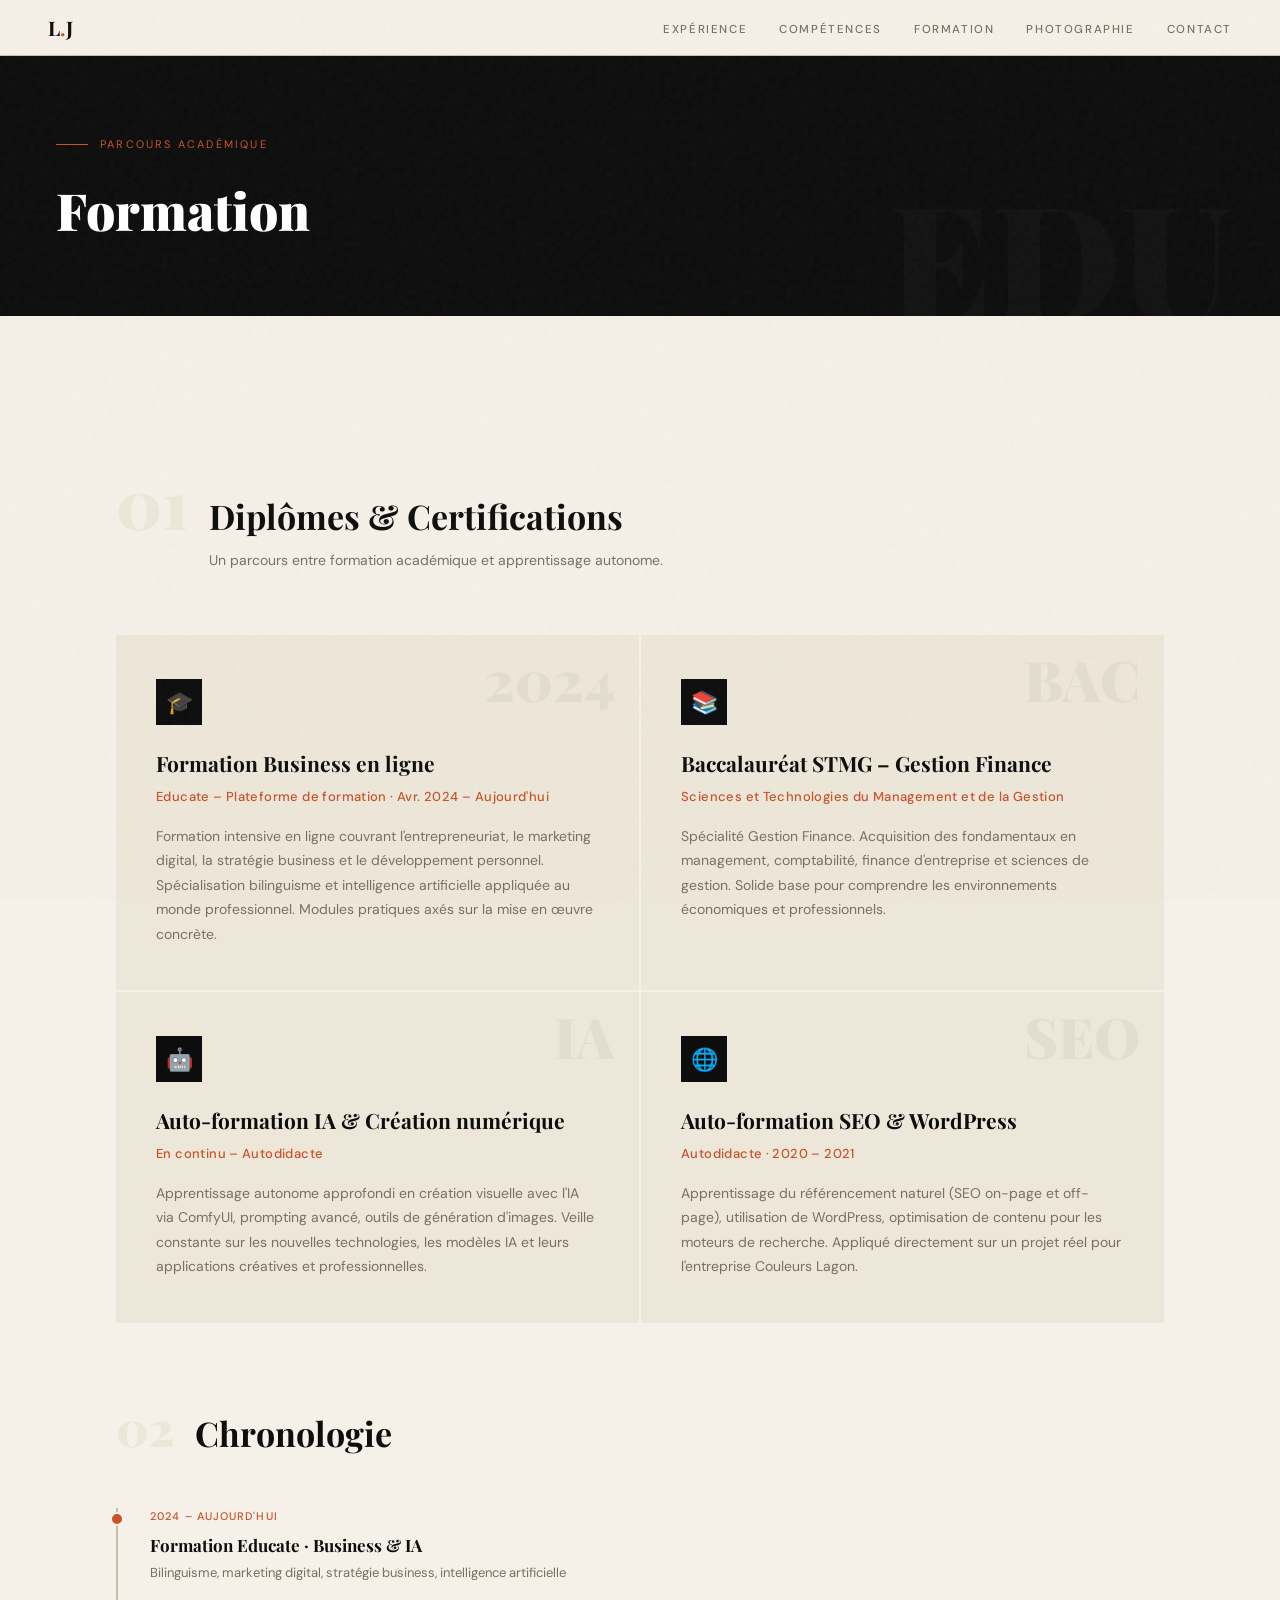
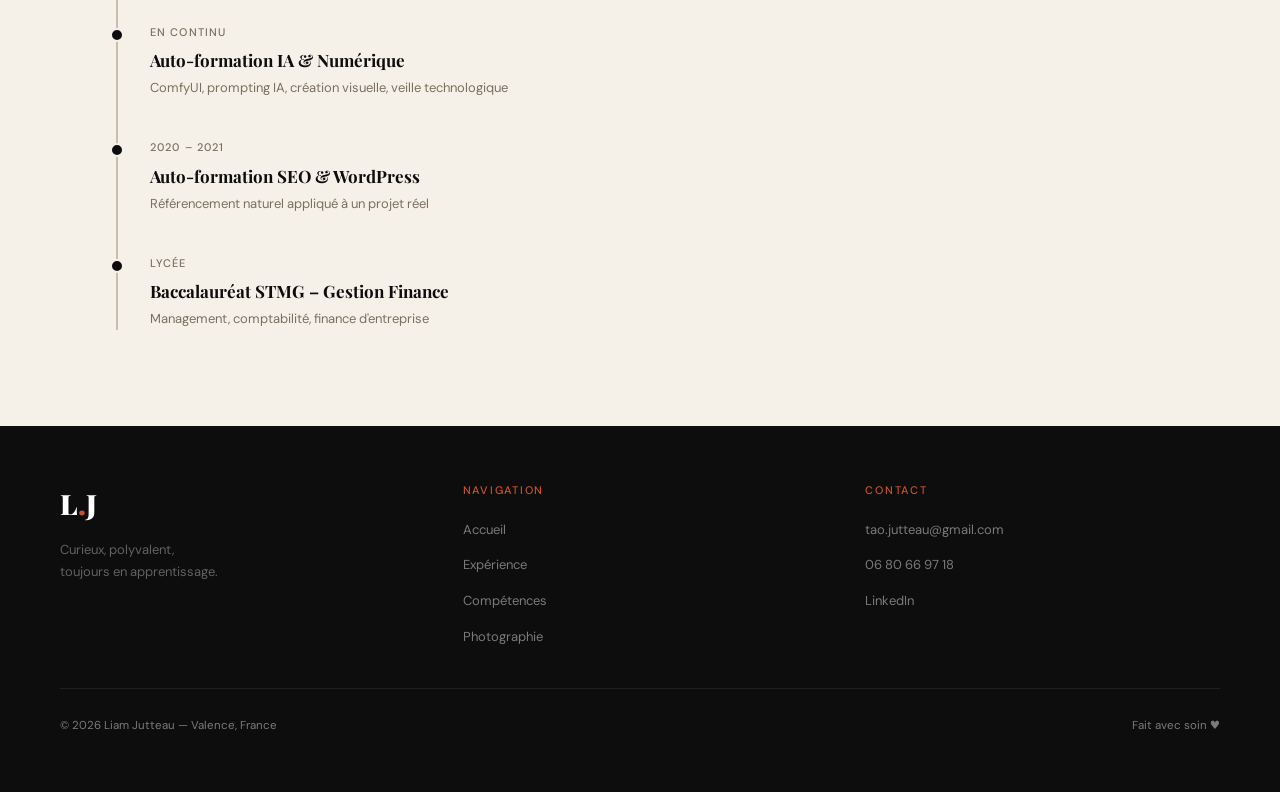
<file: formation.html>
<!DOCTYPE html>
<html lang="fr">
<head>
  <meta charset="UTF-8" />
  <meta name="viewport" content="width=device-width, initial-scale=1.0" />
  <title>Formation – Liam Jutteau</title>
  <link rel="icon" href="files/favicon.svg" type="image/svg+xml" />
  <link rel="stylesheet" href="css/styles.css" />
</head>
<body>

<nav class="nav">
  <a href="index.html" class="nav-logo">L<span>.</span>J</a>
  <ul class="nav-links" id="nav-menu">
    <li><a href="experience.html">Expérience</a></li>
    <li><a href="competences.html">Compétences</a></li>
    <li><a href="formation.html" class="active">Formation</a></li>
    <li><a href="photographie.html">Photographie</a></li>
    <li><a href="contact.html">Contact</a></li>
  </ul>
  <button class="nav-burger" aria-label="Menu"><span></span><span></span><span></span></button>
</nav>

<header class="page-header" data-title="EDU">
  <p class="page-header-tag">Parcours académique</p>
  <h1>Formation</h1>
</header>

<div class="page-body">
  <section class="section" id="formation">

    <div class="section-header reveal">
      <span class="section-num">01</span>
      <div>
        <h2 class="section-title">Diplômes &amp; Certifications</h2>
        <p class="section-sub">Un parcours entre formation académique et apprentissage autonome.</p>
      </div>
    </div>

    <div class="formation-grid">

      <div class="formation-card reveal" data-year="2024">
        <div class="formation-icon">🎓</div>
        <div class="formation-title">Formation Business en ligne</div>
        <div class="formation-sub">Educate – Plateforme de formation · Avr. 2024 – Aujourd'hui</div>
        <div class="formation-desc">
          Formation intensive en ligne couvrant l'entrepreneuriat, le marketing digital, la stratégie business et le développement personnel. Spécialisation bilinguisme et intelligence artificielle appliquée au monde professionnel. Modules pratiques axés sur la mise en œuvre concrète.
        </div>
      </div>

      <div class="formation-card reveal" data-year="BAC">
        <div class="formation-icon">📚</div>
        <div class="formation-title">Baccalauréat STMG – Gestion Finance</div>
        <div class="formation-sub">Sciences et Technologies du Management et de la Gestion</div>
        <div class="formation-desc">
          Spécialité Gestion Finance. Acquisition des fondamentaux en management, comptabilité, finance d'entreprise et sciences de gestion. Solide base pour comprendre les environnements économiques et professionnels.
        </div>
      </div>

      <div class="formation-card reveal" data-year="IA">
        <div class="formation-icon">🤖</div>
        <div class="formation-title">Auto-formation IA &amp; Création numérique</div>
        <div class="formation-sub">En continu – Autodidacte</div>
        <div class="formation-desc">
          Apprentissage autonome approfondi en création visuelle avec l'IA via ComfyUI, prompting avancé, outils de génération d'images. Veille constante sur les nouvelles technologies, les modèles IA et leurs applications créatives et professionnelles.
        </div>
      </div>

      <div class="formation-card reveal" data-year="SEO">
        <div class="formation-icon">🌐</div>
        <div class="formation-title">Auto-formation SEO &amp; WordPress</div>
        <div class="formation-sub">Autodidacte · 2020 – 2021</div>
        <div class="formation-desc">
          Apprentissage du référencement naturel (SEO on-page et off-page), utilisation de WordPress, optimisation de contenu pour les moteurs de recherche. Appliqué directement sur un projet réel pour l'entreprise Couleurs Lagon.
        </div>
      </div>

    </div>

    <!-- Timeline visuelle -->
    <div style="margin-top:80px;" class="reveal">
      <div class="section-header" style="margin-bottom:48px;">
        <span class="section-num" style="font-size:48px;">02</span>
        <div>
          <h2 class="section-title">Chronologie</h2>
        </div>
      </div>

      <div style="position:relative;padding-left:32px;border-left:2px solid var(--border);">

        <div style="position:relative;margin-bottom:40px;">
          <div style="position:absolute;left:-40px;top:4px;width:14px;height:14px;background:var(--accent);border-radius:50%;border:2px solid var(--paper);"></div>
          <p style="font-size:11px;letter-spacing:0.1em;text-transform:uppercase;color:var(--accent);font-weight:500;margin-bottom:6px;">2024 – Aujourd'hui</p>
          <p style="font-family:var(--serif);font-size:17px;font-weight:700;margin-bottom:4px;">Formation Educate · Business &amp; IA</p>
          <p style="font-size:13px;color:var(--muted);">Bilinguisme, marketing digital, stratégie business, intelligence artificielle</p>
        </div>

        <div style="position:relative;margin-bottom:40px;">
          <div style="position:absolute;left:-40px;top:4px;width:14px;height:14px;background:var(--ink);border-radius:50%;border:2px solid var(--paper);"></div>
          <p style="font-size:11px;letter-spacing:0.1em;text-transform:uppercase;color:var(--muted);font-weight:500;margin-bottom:6px;">En continu</p>
          <p style="font-family:var(--serif);font-size:17px;font-weight:700;margin-bottom:4px;">Auto-formation IA &amp; Numérique</p>
          <p style="font-size:13px;color:var(--muted);">ComfyUI, prompting IA, création visuelle, veille technologique</p>
        </div>

        <div style="position:relative;margin-bottom:40px;">
          <div style="position:absolute;left:-40px;top:4px;width:14px;height:14px;background:var(--ink);border-radius:50%;border:2px solid var(--paper);"></div>
          <p style="font-size:11px;letter-spacing:0.1em;text-transform:uppercase;color:var(--muted);font-weight:500;margin-bottom:6px;">2020 – 2021</p>
          <p style="font-family:var(--serif);font-size:17px;font-weight:700;margin-bottom:4px;">Auto-formation SEO &amp; WordPress</p>
          <p style="font-size:13px;color:var(--muted);">Référencement naturel appliqué à un projet réel</p>
        </div>

        <div style="position:relative;">
          <div style="position:absolute;left:-40px;top:4px;width:14px;height:14px;background:var(--ink);border-radius:50%;border:2px solid var(--paper);"></div>
          <p style="font-size:11px;letter-spacing:0.1em;text-transform:uppercase;color:var(--muted);font-weight:500;margin-bottom:6px;">Lycée</p>
          <p style="font-family:var(--serif);font-size:17px;font-weight:700;margin-bottom:4px;">Baccalauréat STMG – Gestion Finance</p>
          <p style="font-size:13px;color:var(--muted);">Management, comptabilité, finance d'entreprise</p>
        </div>

      </div>
    </div>

  </section>
</div>

<footer class="footer">
  <div class="footer-inner">
    <div>
      <div class="footer-logo">L<span>.</span>J</div>
      <p class="footer-tagline">Curieux, polyvalent,<br>toujours en apprentissage.</p>
    </div>
    <div>
      <p class="footer-heading">Navigation</p>
      <ul class="footer-links">
        <li><a href="index.html">Accueil</a></li>
        <li><a href="experience.html">Expérience</a></li>
        <li><a href="competences.html">Compétences</a></li>
        <li><a href="photographie.html">Photographie</a></li>
      </ul>
    </div>
    <div>
      <p class="footer-heading">Contact</p>
      <ul class="footer-links">
        <li><a href="mailto:tao.jutteau@gmail.com">tao.jutteau@gmail.com</a></li>
        <li><a href="tel:0680669718">06 80 66 97 18</a></li>
        <li><a href="https://www.linkedin.com/in/liam-jutteau" target="_blank" rel="noopener">LinkedIn</a></li>
      </ul>
    </div>
  </div>
  <div class="footer-bottom">
    <span>© 2026 Liam Jutteau — Valence, France</span>
    <span>Fait avec soin ♥</span>
  </div>
</footer>

<script src="js/main.js"></script>
</body>
</html>
</file>
<file: css/styles.css>
/* ============================================================
   LIAM JUTTEAU – Portfolio CSS
   ============================================================ */

@import url('https://fonts.googleapis.com/css2?family=Playfair+Display:ital,wght@0,400;0,700;0,900;1,400&family=DM+Sans:wght@300;400;500&display=swap');

/* ── RESET & VARIABLES ── */
*, *::before, *::after { box-sizing: border-box; margin: 0; padding: 0; }

:root {
  --ink:       #0d0d0d;
  --paper:     #f5f0e8;
  --cream:     #ede7d9;
  --accent:    #c8522a;
  --accent2:   #2a5fc8;
  --muted:     #7a7060;
  --border:    #c8bfaa;
  --light-acc: #e8f0fb;
  --white:     #ffffff;
  --sidebar-w: 260px;
  --nav-h:     56px;
  --serif:     'Playfair Display', Georgia, serif;
  --sans:      'DM Sans', system-ui, sans-serif;
}

html { scroll-behavior: smooth; font-size: 16px; }

body {
  font-family: var(--sans);
  background: var(--paper);
  color: var(--ink);
  overflow-x: hidden;
  line-height: 1.6;
}

/* Noise texture overlay */
body::after {
  content: '';
  position: fixed;
  inset: 0;
  background-image: url("data:image/svg+xml,%3Csvg viewBox='0 0 200 200' xmlns='http://www.w3.org/2000/svg'%3E%3Cfilter id='n'%3E%3CfeTurbulence type='fractalNoise' baseFrequency='0.85' numOctaves='4' stitchTiles='stitch'/%3E%3C/filter%3E%3Crect width='100%25' height='100%25' filter='url(%23n)' opacity='0.035'/%3E%3C/svg%3E");
  pointer-events: none;
  z-index: 9999;
}

img { display: block; max-width: 100%; }
a  { color: inherit; }

/* ── UTILITIES ── */
.serif       { font-family: var(--serif); }
.accent-text { color: var(--accent); }
.muted-text  { color: var(--muted); }

/* ── NAV ── */
.nav {
  position: fixed;
  top: 0; left: 0; right: 0;
  height: var(--nav-h);
  background: rgba(245,240,232,0.93);
  backdrop-filter: blur(14px);
  -webkit-backdrop-filter: blur(14px);
  border-bottom: 1px solid var(--border);
  z-index: 500;
  display: flex;
  align-items: center;
  justify-content: space-between;
  padding: 0 48px;
}

.nav-logo {
  font-family: var(--serif);
  font-size: 20px;
  font-weight: 700;
  text-decoration: none;
  color: var(--ink);
  letter-spacing: 0.02em;
}
.nav-logo span { color: var(--accent); }

.nav-links {
  display: flex;
  gap: 32px;
  list-style: none;
}
.nav-links a {
  text-decoration: none;
  font-size: 11.5px;
  font-weight: 500;
  letter-spacing: 0.14em;
  text-transform: uppercase;
  color: var(--muted);
  transition: color 0.2s;
  padding-bottom: 2px;
  border-bottom: 1px solid transparent;
}
.nav-links a:hover,
.nav-links a.active {
  color: var(--accent);
  border-bottom-color: var(--accent);
}

.nav-burger {
  display: none;
  flex-direction: column;
  gap: 5px;
  cursor: pointer;
  background: none;
  border: none;
  padding: 4px;
}
.nav-burger span {
  display: block;
  width: 24px;
  height: 1.5px;
  background: var(--ink);
  transition: all 0.3s;
}

/* ── HERO ── */
.hero {
  min-height: 100vh;
  display: grid;
  grid-template-columns: 1fr 1fr;
  padding-top: var(--nav-h);
}

.hero-left {
  background: var(--ink);
  padding: 80px 56px;
  display: flex;
  flex-direction: column;
  justify-content: center;
  position: relative;
  overflow: hidden;
}
.hero-left::before {
  content: 'LJ';
  position: absolute;
  bottom: -60px; right: -20px;
  font-family: var(--serif);
  font-size: 280px;
  font-weight: 900;
  color: rgba(255,255,255,0.025);
  line-height: 1;
  pointer-events: none;
  user-select: none;
}

.hero-tag {
  font-size: 11px;
  font-weight: 500;
  letter-spacing: 0.22em;
  color: var(--accent);
  text-transform: uppercase;
  margin-bottom: 28px;
  opacity: 0;
  animation: fadeUp 0.7s 0.15s forwards;
}
.hero-name {
  font-family: var(--serif);
  font-size: clamp(52px, 5.5vw, 82px);
  font-weight: 900;
  color: var(--white);
  line-height: 1.0;
  margin-bottom: 32px;
  opacity: 0;
  animation: fadeUp 0.7s 0.3s forwards;
}
.hero-name span { color: var(--accent); display: block; }

.hero-desc {
  font-size: 15px;
  font-weight: 300;
  color: rgba(255,255,255,0.58);
  line-height: 1.85;
  max-width: 400px;
  margin-bottom: 44px;
  opacity: 0;
  animation: fadeUp 0.7s 0.45s forwards;
}

.hero-cta {
  display: flex;
  gap: 16px;
  flex-wrap: wrap;
  opacity: 0;
  animation: fadeUp 0.7s 0.6s forwards;
}
.btn {
  display: inline-flex;
  align-items: center;
  gap: 8px;
  padding: 13px 28px;
  font-size: 12px;
  font-weight: 500;
  letter-spacing: 0.1em;
  text-transform: uppercase;
  text-decoration: none;
  transition: all 0.25s;
  border: 1px solid transparent;
  cursor: pointer;
  font-family: var(--sans);
}
.btn-primary {
  background: var(--accent);
  color: var(--white);
  border-color: var(--accent);
}
.btn-primary:hover { background: #a8431f; border-color: #a8431f; }
.btn-outline {
  background: transparent;
  color: rgba(255,255,255,0.7);
  border-color: rgba(255,255,255,0.25);
}
.btn-outline:hover {
  border-color: var(--white);
  color: var(--white);
}

.hero-contacts {
  margin-top: 44px;
  display: flex;
  flex-direction: column;
  gap: 10px;
  opacity: 0;
  animation: fadeUp 0.7s 0.75s forwards;
}
.hero-contacts a {
  color: rgba(255,255,255,0.4);
  text-decoration: none;
  font-size: 13px;
  display: flex;
  align-items: center;
  gap: 12px;
  transition: color 0.2s;
}
.hero-contacts a:hover { color: var(--accent); }
.hero-contacts a::before {
  content: '';
  width: 28px; height: 1px;
  background: var(--accent);
  flex-shrink: 0;
}

/* Hero right — stat panel */
.hero-right {
  background: var(--cream);
  display: flex;
  flex-direction: column;
  justify-content: center;
  padding: 80px 56px;
  position: relative;
}
.hero-right::after {
  content: '';
  position: absolute;
  top: 48px; right: 48px;
  width: 100px; height: 100px;
  border: 1px solid var(--border);
  border-radius: 50%;
  opacity: 0.6;
}

.stat-grid {
  display: grid;
  grid-template-columns: 1fr 1fr;
  gap: 2px;
  margin-bottom: 52px;
}
.stat {
  background: var(--white);
  padding: 30px 26px;
  opacity: 0;
  animation: fadeUp 0.7s forwards;
}
.stat:nth-child(1){animation-delay:0.25s}
.stat:nth-child(2){animation-delay:0.40s}
.stat:nth-child(3){animation-delay:0.55s}
.stat:nth-child(4){animation-delay:0.70s}

.stat-num {
  font-family: var(--serif);
  font-size: 46px;
  font-weight: 900;
  color: var(--ink);
  line-height: 1;
}
.stat-num sup { font-size: 20px; color: var(--accent); }
.stat-label {
  font-size: 11px;
  letter-spacing: 0.1em;
  color: var(--muted);
  text-transform: uppercase;
  margin-top: 6px;
}

.hero-nav-hint {
  display: flex;
  gap: 10px;
  flex-wrap: wrap;
  opacity: 0;
  animation: fadeUp 0.7s 0.9s forwards;
}
.hero-pill {
  text-decoration: none;
  font-size: 11px;
  font-weight: 500;
  letter-spacing: 0.1em;
  text-transform: uppercase;
  color: var(--muted);
  padding: 8px 16px;
  border: 1px solid var(--border);
  transition: all 0.2s;
}
.hero-pill:hover {
  background: var(--ink);
  color: var(--white);
  border-color: var(--ink);
}

/* ── PAGE WRAPPER ── */
.page-body {
  padding-top: var(--nav-h);
}

/* ── SECTION LAYOUT ── */
.section {
  padding: 96px 56px;
  max-width: 1160px;
  margin: 0 auto;
}
.section-full {
  padding: 96px 56px;
}

.section-header {
  display: flex;
  align-items: baseline;
  gap: 20px;
  margin-bottom: 64px;
}
.section-num {
  font-family: var(--serif);
  font-size: 68px;
  font-weight: 900;
  color: var(--cream);
  line-height: 1;
  user-select: none;
}
.section-title {
  font-family: var(--serif);
  font-size: 34px;
  font-weight: 700;
  color: var(--ink);
}
.section-sub {
  font-size: 14px;
  color: var(--muted);
  margin-top: 6px;
  max-width: 520px;
}

.divider {
  width: 100%;
  height: 1px;
  background: var(--border);
  max-width: 1160px;
  margin: 0 auto;
}

/* ── EXPERIENCE ── */
.exp-list { display: flex; flex-direction: column; }

.exp-item {
  display: grid;
  grid-template-columns: 190px 1fr;
  border-top: 1px solid var(--border);
  padding: 38px 0;
  position: relative;
  transition: background 0.3s;
}
.exp-item::after {
  content: '';
  position: absolute;
  left: 0; top: 0;
  width: 0; height: 2px;
  background: var(--accent);
  transition: width 0.4s ease;
}
.exp-item:hover::after { width: 100%; }

.exp-period {
  font-size: 11.5px;
  font-weight: 500;
  letter-spacing: 0.08em;
  color: var(--muted);
  padding-top: 4px;
  text-transform: uppercase;
  line-height: 1.7;
}

.exp-content {
  padding-left: 44px;
  border-left: 1px solid var(--border);
}
.exp-role {
  font-family: var(--serif);
  font-size: 21px;
  font-weight: 700;
  color: var(--ink);
  margin-bottom: 4px;
}
.exp-company {
  font-size: 13px;
  font-weight: 500;
  color: var(--accent);
  margin-bottom: 16px;
  letter-spacing: 0.04em;
}
.exp-bullets {
  list-style: none;
  display: flex;
  flex-direction: column;
  gap: 7px;
}
.exp-bullets li {
  font-size: 14px;
  color: var(--muted);
  line-height: 1.65;
  padding-left: 18px;
  position: relative;
}
.exp-bullets li::before {
  content: '—';
  position: absolute;
  left: 0;
  color: var(--accent);
  font-size: 11px;
  top: 3px;
}
.exp-tags {
  display: flex;
  flex-wrap: wrap;
  gap: 8px;
  margin-top: 18px;
}
.tag {
  font-size: 10.5px;
  font-weight: 500;
  letter-spacing: 0.09em;
  text-transform: uppercase;
  padding: 4px 12px;
  border: 1px solid var(--border);
  color: var(--muted);
  border-radius: 1px;
  transition: all 0.2s;
}
.tag:hover {
  border-color: var(--accent);
  color: var(--accent);
  background: rgba(200,82,42,0.04);
}

/* ── SKILLS ── */
.skills-grid {
  display: grid;
  grid-template-columns: repeat(3, 1fr);
  gap: 2px;
}
.skill-card {
  background: var(--cream);
  padding: 36px 32px;
  transition: background 0.3s;
  cursor: default;
}
.skill-card:hover { background: var(--ink); }
.skill-card:hover .skill-name  { color: var(--white); }
.skill-card:hover .skill-bar-fill { background: var(--accent); }
.skill-card:hover .skill-level { color: rgba(255,255,255,0.45); }

.skill-name {
  font-family: var(--serif);
  font-size: 16px;
  font-weight: 700;
  color: var(--ink);
  margin-bottom: 18px;
  transition: color 0.3s;
}
.skill-bar {
  height: 1.5px;
  background: var(--border);
  border-radius: 1px;
  margin-bottom: 8px;
}
.skill-bar-fill {
  height: 100%;
  background: var(--ink);
  border-radius: 1px;
  transition: background 0.3s;
}
.skill-level {
  font-size: 10.5px;
  letter-spacing: 0.1em;
  color: var(--muted);
  text-transform: uppercase;
  transition: color 0.3s;
}

/* ── LANGUAGES ── */
.lang-grid {
  display: grid;
  grid-template-columns: repeat(4, 1fr);
  gap: 2px;
}
.lang-card {
  background: var(--cream);
  padding: 44px 32px;
  text-align: center;
  position: relative;
  overflow: hidden;
  transition: background 0.3s;
}
.lang-card:hover { background: var(--ink); }
.lang-card:hover .lang-name  { color: var(--white); }
.lang-card:hover .lang-level { color: rgba(255,255,255,0.45); }
.lang-card:hover .lang-flag  { opacity: 0.12; }

.lang-flag {
  font-size: 52px;
  margin-bottom: 18px;
  display: block;
  transition: opacity 0.3s;
}
.lang-name {
  font-family: var(--serif);
  font-size: 19px;
  font-weight: 700;
  color: var(--ink);
  margin-bottom: 8px;
  transition: color 0.3s;
}
.lang-level {
  font-size: 12px;
  font-weight: 500;
  letter-spacing: 0.1em;
  color: var(--muted);
  text-transform: uppercase;
  transition: color 0.3s;
}
.lang-badge {
  display: inline-block;
  margin-top: 12px;
  font-size: 11px;
  padding: 4px 12px;
  background: var(--accent);
  color: var(--white);
  border-radius: 1px;
  font-weight: 500;
  letter-spacing: 0.08em;
}

/* ── FORMATION ── */
.formation-grid {
  display: grid;
  grid-template-columns: 1fr 1fr;
  gap: 2px;
}
.formation-card {
  background: var(--cream);
  padding: 44px 40px;
  position: relative;
  overflow: hidden;
  transition: background 0.3s;
}
.formation-card:hover { background: var(--white); }
.formation-card::before {
  content: attr(data-year);
  position: absolute;
  top: 16px; right: 24px;
  font-family: var(--serif);
  font-size: 56px;
  font-weight: 900;
  color: rgba(0,0,0,0.04);
  line-height: 1;
  pointer-events: none;
}
.formation-icon {
  width: 46px; height: 46px;
  background: var(--ink);
  display: flex;
  align-items: center;
  justify-content: center;
  margin-bottom: 22px;
  font-size: 22px;
}
.formation-title {
  font-family: var(--serif);
  font-size: 21px;
  font-weight: 700;
  color: var(--ink);
  margin-bottom: 6px;
}
.formation-sub {
  font-size: 13px;
  color: var(--accent);
  font-weight: 500;
  margin-bottom: 16px;
  letter-spacing: 0.03em;
}
.formation-desc {
  font-size: 14px;
  color: var(--muted);
  line-height: 1.75;
}

/* ── PASSIONS ── */
.passions-flex {
  display: flex;
  flex-wrap: wrap;
  gap: 10px;
}
.passion-pill {
  display: flex;
  align-items: center;
  gap: 10px;
  padding: 16px 24px;
  background: var(--cream);
  font-size: 14px;
  font-weight: 500;
  color: var(--ink);
  cursor: default;
  transition: all 0.25s;
  border: 1px solid transparent;
}
.passion-pill:hover {
  background: var(--ink);
  color: var(--white);
}
.passion-pill .icon { font-size: 22px; }

/* ── PHOTO GALLERY ── */
.gallery-intro {
  max-width: 560px;
  margin-bottom: 56px;
}
.gallery-intro p {
  font-size: 15px;
  color: var(--muted);
  line-height: 1.8;
}

.gallery-grid {
  display: grid;
  grid-template-columns: repeat(3, 1fr);
  gap: 3px;
}
.gallery-item {
  position: relative;
  overflow: hidden;
  aspect-ratio: 4/3;
  background: var(--cream);
  cursor: pointer;
}
.gallery-item img {
  width: 100%;
  height: 100%;
  object-fit: cover;
  transition: transform 0.5s ease, filter 0.4s;
  filter: grayscale(20%);
}
.gallery-item:hover img {
  transform: scale(1.05);
  filter: grayscale(0%);
}
.gallery-item-overlay {
  position: absolute;
  inset: 0;
  background: rgba(13,13,13,0);
  display: flex;
  align-items: flex-end;
  padding: 20px;
  transition: background 0.3s;
}
.gallery-item:hover .gallery-item-overlay {
  background: rgba(13,13,13,0.45);
}
.gallery-item-label {
  font-size: 12px;
  font-weight: 500;
  letter-spacing: 0.1em;
  text-transform: uppercase;
  color: rgba(255,255,255,0);
  transition: color 0.3s;
}
.gallery-item:hover .gallery-item-label { color: var(--white); }

/* Lightbox */
.lightbox {
  position: fixed;
  inset: 0;
  background: rgba(0,0,0,0.92);
  z-index: 1000;
  display: none;
  align-items: center;
  justify-content: center;
  padding: 24px;
}
.lightbox.open { display: flex; }
.lightbox img {
  max-width: 90vw;
  max-height: 88vh;
  object-fit: contain;
  border: 1px solid rgba(255,255,255,0.08);
}
.lightbox-close {
  position: absolute;
  top: 24px; right: 32px;
  color: var(--white);
  font-size: 32px;
  cursor: pointer;
  background: none;
  border: none;
  opacity: 0.7;
  transition: opacity 0.2s;
  font-family: var(--serif);
}
.lightbox-close:hover { opacity: 1; }
.lightbox-arrow {
  position: absolute;
  top: 50%;
  transform: translateY(-50%);
  background: none;
  border: 1px solid rgba(255,255,255,0.2);
  color: var(--white);
  font-size: 24px;
  width: 48px; height: 48px;
  cursor: pointer;
  display: flex;
  align-items: center;
  justify-content: center;
  transition: all 0.2s;
}
.lightbox-arrow:hover { background: var(--accent); border-color: var(--accent); }
.lightbox-prev { left: 24px; }
.lightbox-next { right: 24px; }
.lightbox-counter {
  position: absolute;
  bottom: 24px;
  color: rgba(255,255,255,0.5);
  font-size: 12px;
  letter-spacing: 0.12em;
}

/* ── FOOTER ── */
.footer {
  background: var(--ink);
  color: rgba(255,255,255,0.45);
  padding: 56px;
  margin-top: 0;
}
.footer-inner {
  max-width: 1160px;
  margin: 0 auto;
  display: grid;
  grid-template-columns: 1fr 1fr 1fr;
  gap: 48px;
  padding-bottom: 40px;
  border-bottom: 1px solid rgba(255,255,255,0.08);
  margin-bottom: 28px;
}
.footer-logo {
  font-family: var(--serif);
  font-size: 28px;
  font-weight: 900;
  color: var(--white);
  margin-bottom: 12px;
}
.footer-logo span { color: var(--accent); }
.footer-tagline {
  font-size: 13px;
  color: rgba(255,255,255,0.35);
  line-height: 1.7;
}
.footer-heading {
  font-size: 11px;
  font-weight: 500;
  letter-spacing: 0.16em;
  text-transform: uppercase;
  color: var(--accent);
  margin-bottom: 16px;
}
.footer-links {
  list-style: none;
  display: flex;
  flex-direction: column;
  gap: 10px;
}
.footer-links a {
  font-size: 13px;
  color: rgba(255,255,255,0.45);
  text-decoration: none;
  transition: color 0.2s;
}
.footer-links a:hover { color: var(--white); }
.footer-bottom {
  max-width: 1160px;
  margin: 0 auto;
  display: flex;
  justify-content: space-between;
  align-items: center;
  font-size: 11.5px;
}

/* ── REVEAL ANIMATION ── */
.reveal {
  opacity: 0;
  transform: translateY(28px);
  transition: opacity 0.65s ease, transform 0.65s ease;
}
.reveal.visible {
  opacity: 1;
  transform: none;
}

/* ── PAGE HEADER (inner pages) ── */
.page-header {
  background: var(--ink);
  padding: 80px 56px 64px;
  margin-top: var(--nav-h);
  position: relative;
  overflow: hidden;
}
.page-header::before {
  content: attr(data-title);
  position: absolute;
  right: 48px; bottom: -20px;
  font-family: var(--serif);
  font-size: 160px;
  font-weight: 900;
  color: rgba(255,255,255,0.025);
  line-height: 1;
  pointer-events: none;
  user-select: none;
}
.page-header-tag {
  font-size: 11px;
  letter-spacing: 0.2em;
  text-transform: uppercase;
  color: var(--accent);
  margin-bottom: 16px;
  display: flex;
  align-items: center;
  gap: 12px;
}
.page-header-tag::before {
  content: '';
  width: 32px; height: 1px;
  background: var(--accent);
}
.page-header h1 {
  font-family: var(--serif);
  font-size: clamp(36px, 4vw, 58px);
  font-weight: 900;
  color: var(--white);
}

/* ── KEYFRAMES ── */
@keyframes fadeUp {
  from { opacity: 0; transform: translateY(22px); }
  to   { opacity: 1; transform: translateY(0);    }
}

/* ══════════════════════════════════════════════
   RESPONSIVE – Mobile first
   Breakpoints : 1024 · 860 · 600 · 420 · 360
   ══════════════════════════════════════════════ */

/* ── Tablette large ── */
@media (max-width: 1024px) {
  .skills-grid { grid-template-columns: 1fr 1fr; }
  .section { padding: 80px 40px; }
}

/* ── Tablette / Mobile paysage ── */
@media (max-width: 860px) {

  /* NAV */
  .nav { padding: 0 20px; }
  .nav-links { display: none; }
  .nav-links.open {
    display: flex;
    flex-direction: column;
    position: absolute;
    top: var(--nav-h);
    left: 0; right: 0;
    background: rgba(245,240,232,0.98);
    backdrop-filter: blur(16px);
    -webkit-backdrop-filter: blur(16px);
    padding: 20px 24px 28px;
    gap: 0;
    border-bottom: 1px solid var(--border);
    box-shadow: 0 8px 24px rgba(0,0,0,0.08);
  }
  .nav-links.open li { border-bottom: 1px solid var(--border); }
  .nav-links.open a {
    display: block;
    padding: 14px 0;
    font-size: 13px;
    letter-spacing: 0.12em;
  }
  .nav-burger { display: flex; }

  /* HERO */
  .hero {
    grid-template-columns: 1fr;
    min-height: auto;
  }
  .hero-right { display: none; }
  .hero-left {
    padding: 56px 24px 60px;
    min-height: calc(100vh - var(--nav-h));
  }
  .hero-left::before { font-size: 180px; }
  .hero-name { font-size: clamp(44px, 11vw, 68px); margin-bottom: 24px; }
  .hero-desc { font-size: 14px; margin-bottom: 36px; max-width: 100%; }
  .hero-cta { gap: 12px; }
  .btn { padding: 12px 22px; font-size: 11.5px; }
  .hero-contacts { margin-top: 36px; gap: 12px; }
  .hero-contacts a { font-size: 13px; }

  /* PAGE HEADER */
  .page-header { padding: 56px 24px 44px; }
  .page-header::before { font-size: 100px; }
  .page-header h1 { font-size: clamp(30px, 8vw, 48px); }

  /* SECTIONS */
  .section, .section-full { padding: 56px 24px; }
  .section-header { gap: 14px; margin-bottom: 44px; }
  .section-num { font-size: 44px; }
  .section-title { font-size: clamp(22px, 5vw, 30px); }
  .section-sub { font-size: 13px; }

  /* EXPÉRIENCES */
  .exp-item { grid-template-columns: 1fr; padding: 28px 0; }
  .exp-period {
    font-size: 11px;
    display: flex;
    gap: 8px;
    flex-wrap: wrap;
    align-items: center;
    color: var(--accent);
  }
  .exp-content {
    padding-left: 0;
    border-left: none;
    border-top: 1px solid var(--border);
    padding-top: 16px;
    margin-top: 10px;
  }
  .exp-role { font-size: 18px; }
  .exp-company { font-size: 12.5px; }
  .exp-bullets li { font-size: 13.5px; }

  /* COMPÉTENCES */
  .skills-grid { grid-template-columns: 1fr; gap: 2px; }
  .skill-card { padding: 28px 24px; }
  .skill-name { font-size: 15px; }

  /* LANGUES */
  .lang-grid { grid-template-columns: 1fr 1fr; gap: 2px; }
  .lang-card { padding: 32px 20px; }
  .lang-flag { font-size: 40px; }
  .lang-name { font-size: 16px; }

  /* FORMATION */
  .formation-grid { grid-template-columns: 1fr; gap: 2px; }
  .formation-card { padding: 32px 28px; }
  .formation-title { font-size: 18px; }

  /* PASSIONS */
  .passion-pill { padding: 13px 18px; font-size: 13px; }
  .passion-pill .icon { font-size: 20px; }

  /* GALERIE */
  .gallery-grid { grid-template-columns: 1fr 1fr; gap: 2px; }
  .gallery-intro { margin-bottom: 36px; }
  .gallery-intro p { font-size: 14px; }

  /* LIGHTBOX */
  .lightbox-arrow { width: 40px; height: 40px; font-size: 20px; }
  .lightbox-prev { left: 8px; }
  .lightbox-next { right: 8px; }
  .lightbox img { max-width: 96vw; max-height: 80vh; }

  /* FOOTER */
  .footer { padding: 44px 24px 32px; }
  .footer-inner { grid-template-columns: 1fr; gap: 28px; padding-bottom: 28px; margin-bottom: 20px; }
  .footer-bottom { flex-direction: column; gap: 6px; text-align: center; font-size: 11px; }
}

/* ── Mobile portrait ── */
@media (max-width: 600px) {

  /* NAV */
  .nav { padding: 0 16px; }

  /* HERO */
  .hero-left { padding: 44px 18px 52px; }
  .hero-name { font-size: clamp(40px, 12vw, 60px); }
  .hero-tag { font-size: 10px; letter-spacing: 0.18em; }
  .hero-cta { flex-direction: column; }
  .btn { width: 100%; justify-content: center; }

  /* SECTIONS */
  .section, .section-full { padding: 48px 18px; }
  .page-header { padding: 44px 18px 36px; }

  /* LANGUES */
  .lang-grid { grid-template-columns: 1fr 1fr; }
  .lang-card { padding: 28px 14px; }
  .lang-flag { font-size: 34px; margin-bottom: 12px; }

  /* GALERIE */
  .gallery-grid { grid-template-columns: 1fr 1fr; }
  .gallery-item { aspect-ratio: 1; }

  /* FOOTER */
  .footer { padding: 36px 18px 28px; }

  /* INLINE GRIDS (about & softskills sur index/competences) */
  [style*="grid-template-columns: 1fr 1fr"],
  [style*="grid-template-columns:1fr 1fr"],
  [style*="grid-template-columns: repeat(3"] {
    grid-template-columns: 1fr !important;
  }
}

/* ── Très petits mobiles (≤ 420px) ── */
@media (max-width: 420px) {

  :root { --nav-h: 52px; }

  .hero-left { padding: 36px 16px 44px; }
  .hero-name { font-size: clamp(36px, 13vw, 52px); }
  .hero-desc { font-size: 13.5px; }

  .section, .section-full { padding: 40px 16px; }
  .page-header { padding: 36px 16px 28px; }

  .section-num { font-size: 36px; }
  .section-title { font-size: 22px; }

  .exp-role { font-size: 16px; }
  .formation-card { padding: 26px 20px; }
  .skill-card { padding: 24px 20px; }

  /* Galerie : 1 colonne sur très petit écran */
  .gallery-grid { grid-template-columns: 1fr; }
  .gallery-item { aspect-ratio: 4/3; }

  /* Lightbox : masquer flèches, swipe uniquement */
  .lightbox-arrow { display: none; }
  .lightbox-counter { font-size: 11px; bottom: 16px; }

  .lang-grid { grid-template-columns: 1fr 1fr; }
  .lang-card { padding: 22px 10px; }
  .lang-flag { font-size: 28px; }
  .lang-name { font-size: 14px; }
  .lang-level { font-size: 10px; }

  .passion-pill { padding: 11px 14px; font-size: 12.5px; }

  .footer { padding: 28px 16px 20px; }
  .footer-logo { font-size: 22px; }

  .exp-tags { gap: 6px; }
  .tag { font-size: 9.5px; padding: 3px 9px; }
}

/* ── Touch : désactiver hover sur galerie ── */
@media (hover: none) {
  .gallery-item img { filter: grayscale(0%); }
  .gallery-item-overlay { background: rgba(13,13,13,0.25); }
  .gallery-item-label { color: var(--white); font-size: 11px; }
  .skill-card:hover { background: var(--cream); }
  .skill-card:hover .skill-name  { color: var(--ink); }
  .skill-card:hover .skill-bar-fill { background: var(--ink); }
  .skill-card:hover .skill-level { color: var(--muted); }
  .lang-card:hover { background: var(--cream); }
  .lang-card:hover .lang-name  { color: var(--ink); }
  .lang-card:hover .lang-level { color: var(--muted); }
  .lang-card:hover .lang-flag  { opacity: 1; }
}
</file>
